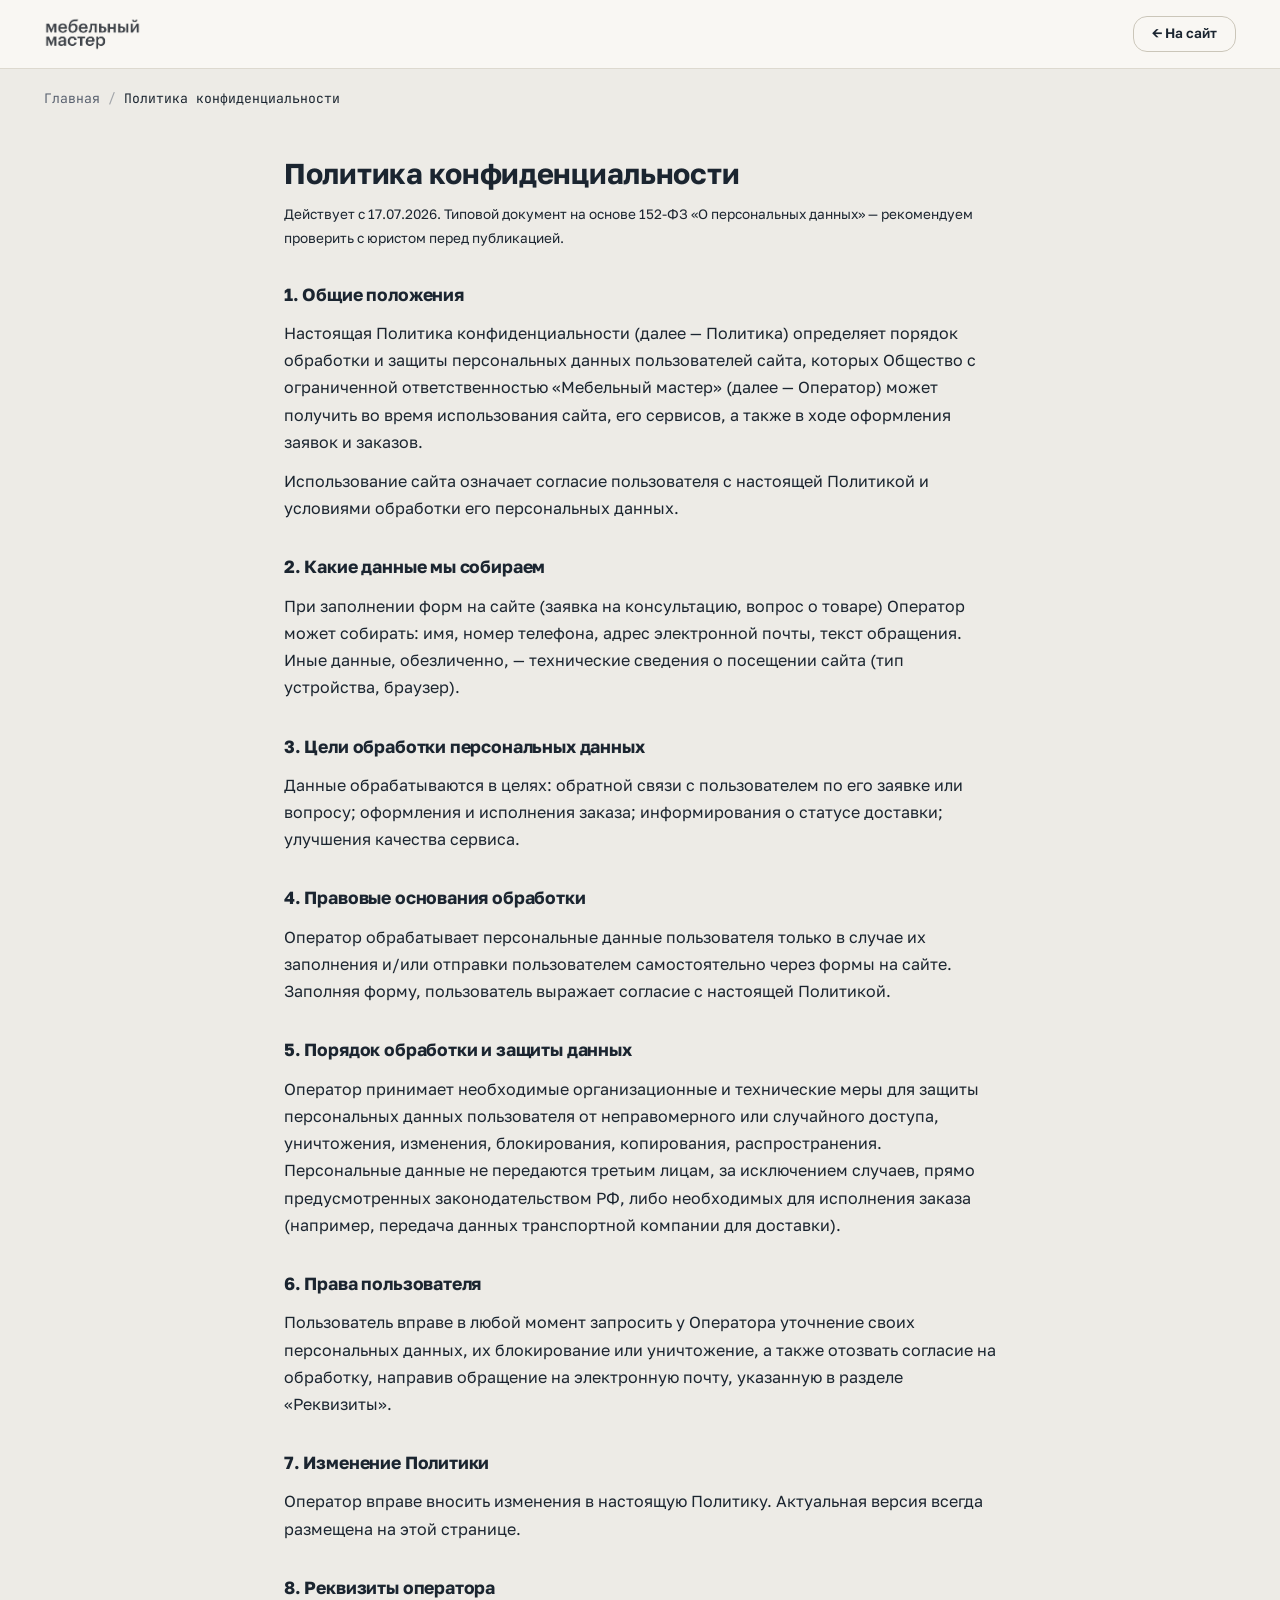
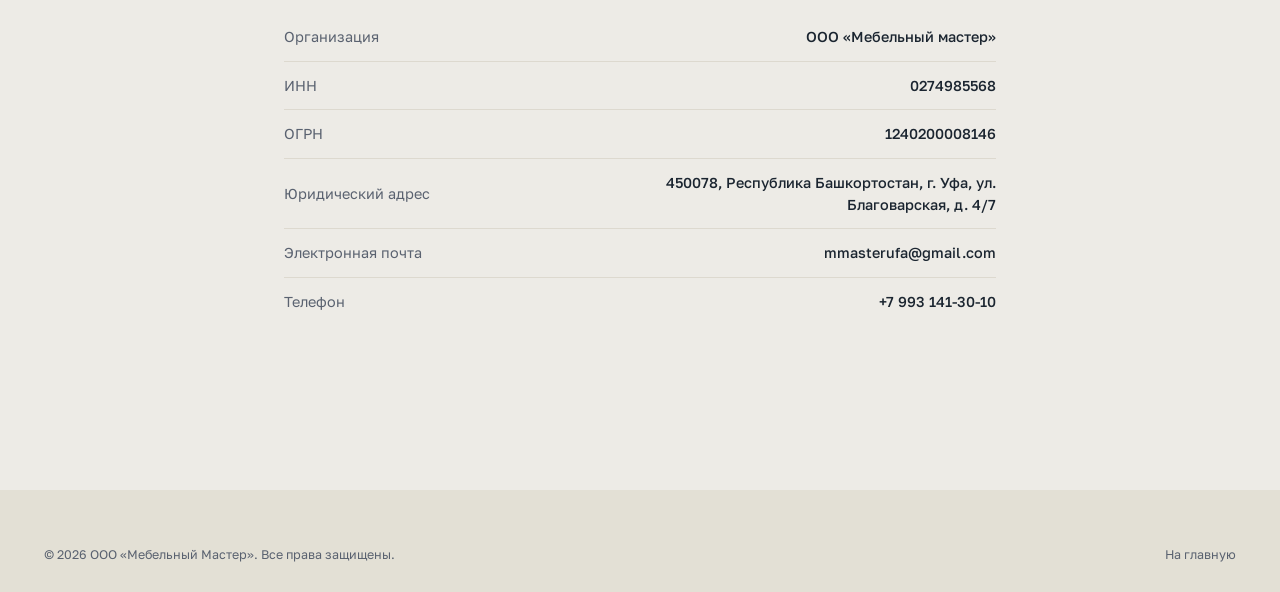
<file: privacy-policy.html>
<!DOCTYPE html>
<html lang="ru">
<head>
<meta charset="UTF-8">
<meta name="viewport" content="width=device-width, initial-scale=1.0">
<title>Политика конфиденциальности — Мебельный Мастер</title>
<style>
@import url('https://fonts.googleapis.com/css2?family=Golos+Text:wght@400;500;600;700;800&family=JetBrains+Mono:wght@400;500;600&display=swap');

:root{
  --bg:#EDEBE6;
  --ink:#1B2530;
  --ink-soft:#5A6270;
  --accent:#B08D57;
  --accent-dark:#96723F;
  --accent-tint:#EFE6D6;
  --graphite:#1B2530;
  --topbar:#E3E0D5;
  --topbar-ink:#1B2530;
  --white:#F7F6F2;
  --card-bg:#F7F6F2;
  --line:#DDD9CF;
  --line-strong:#CBC6B9;
  --success:#4C6B4A;
  --radius-pill:14px;
  --radius-card:14px;
  --radius-sm:10px;
  --shadow-card:0 1px 2px rgba(27,37,48,.05), 0 8px 24px -12px rgba(27,37,48,.14);
  --shadow-lift:0 4px 8px rgba(27,37,48,.08), 0 20px 40px -16px rgba(27,37,48,.22);
  --container:1240px;
  --font-display:'Golos Text',sans-serif;
  --font-mono:'JetBrains Mono',monospace;
}

*,*::before,*::after{box-sizing:border-box}
html{scroll-behavior:smooth}
body{
  margin:0;
  background:var(--bg);
  color:var(--ink);
  font-family:'Golos Text',-apple-system,sans-serif;
  font-size:16px;
  line-height:1.5;
  -webkit-font-smoothing:antialiased;
}
h1,h2,h3,h4{
  font-family:var(--font-display);
  margin:0;
  letter-spacing:-.01em;
}
.mono, .card-cat, .breadcrumbs, .product-info-eyebrow{
  font-family:var(--font-mono);
}
p{margin:0}
ul{margin:0;padding:0;list-style:none}
a{color:inherit;text-decoration:none}
button{font-family:inherit;cursor:pointer}
img{max-width:100%;display:block}
input,textarea,select{font-family:inherit;font-size:1rem}

:focus-visible{
  outline:2px solid var(--accent);
  outline-offset:2px;
}

.container{
  max-width:var(--container);
  margin:0 auto;
  padding:0 24px;
}

@media(prefers-reduced-motion:reduce){
  *{animation-duration:.01ms !important;animation-iteration-count:1 !important;transition-duration:.01ms !important;scroll-behavior:auto !important}
}

/* ---------- simple rule divider (brand book: restrained, no decoration) ---------- */
.grain-rule{
  height:1px;
  width:100%;
  background:var(--line);
}
.grain-tag{
  position:relative;
}

/* ---------- buttons ---------- */
.btn{
  display:inline-flex;
  align-items:center;
  justify-content:center;
  gap:8px;
  padding:14px 28px;
  border-radius:var(--radius-pill);
  border:1px solid transparent;
  font-family:var(--font-display);
  font-weight:600;
  font-size:.95rem;
  line-height:1;
  white-space:nowrap;
  transition:transform .15s ease, box-shadow .15s ease, background-color .15s ease, color .15s ease, border-color .15s ease;
}
.btn:active{transform:scale(.97)}
.btn-primary{
  background:var(--ink);
  color:var(--white);
}
.btn-primary:hover{background:#2A3644}
.btn-secondary{
  background:transparent;
  color:var(--graphite);
  border-color:var(--line-strong);
}
.btn-secondary:hover{border-color:var(--graphite)}
.btn-sm{padding:10px 18px;font-size:.85rem}
.btn-block{width:100%}
.btn[disabled]{opacity:.5;cursor:not-allowed}
.btn-icon{
  width:40px;height:40px;padding:0;border-radius:50%;
  background:transparent;border:1px solid var(--line-strong);color:var(--graphite);
}
.btn-icon:hover{border-color:var(--graphite)}

/* ---------- promo banner ---------- */
.promo-banner{
  background:var(--accent);
  color:var(--white);
}
.promo-banner-inner{
  display:flex;
  align-items:center;
  gap:28px;
  padding:10px 0;
  font-size:.82rem;
  font-weight:500;
  flex-wrap:wrap;
}
.promo-banner-item{display:inline-flex;align-items:center;gap:7px}
.promo-banner-item svg{width:15px;height:15px;flex-shrink:0}
.promo-banner-cta{
  margin-left:auto;
  font-weight:700;
  text-decoration:underline;
  text-underline-offset:2px;
  white-space:nowrap;
}
@media(max-width:700px){
  .promo-banner-inner{gap:14px}
  .promo-banner-item:nth-child(2),.promo-banner-item:nth-child(3){display:none}
  .promo-banner-cta{margin-left:0}
}

/* ---------- top bar ---------- */
.topbar{
  background:var(--topbar);
  font-size:.82rem;
  color:var(--graphite);
}
.topbar .container{
  display:flex;
  align-items:center;
  gap:24px;
  padding-top:9px;
  padding-bottom:9px;
  flex-wrap:wrap;
}
.topbar-left{display:flex;align-items:center;gap:20px;flex-wrap:wrap}
.topbar-left a{opacity:.85}
.topbar-left a:hover{opacity:1;text-decoration:underline}
.topbar-city{
  display:inline-flex;align-items:center;gap:6px;
  border-bottom:1px dashed var(--line-strong);
  padding-bottom:1px;
}
.topbar-timer{
  display:inline-flex;align-items:center;gap:8px;
  background:var(--accent);
  color:var(--white);
  padding:5px 14px 5px 12px;
  border-radius:var(--radius-pill);
  font-weight:600;
  font-variant-numeric:tabular-nums;
}
.topbar-timer .dot{width:6px;height:6px;border-radius:50%;background:var(--white);opacity:.85}
.topbar-nav{
  margin-left:auto;
  display:flex;
  gap:20px;
}
.topbar-nav a:hover{text-decoration:underline}

/* ---------- header ---------- */
.site-header{
  background:var(--bg);
  border-bottom:1px solid var(--line);
  position:sticky;
  top:0;
  z-index:50;
  backdrop-filter:blur(6px);
  background:rgba(250,248,245,.92);
}
.site-header .container{
  display:flex;
  align-items:center;
  gap:28px;
  padding-top:16px;
  padding-bottom:16px;
}
.logo{
  display:flex;
  align-items:center;
  flex-shrink:0;
}
.logo-img{
  height:34px;
  width:auto;
  display:block;
}
.logo-tagline{
  font-family:var(--font-mono);
  font-weight:400;
  font-size:.6rem;
  letter-spacing:.1em;
  text-transform:uppercase;
  color:var(--ink-soft);
  margin-top:5px;
}
.search-form{
  flex:1;
  max-width:480px;
  position:relative;
}
.search-form input{
  width:100%;
  border:1px solid var(--line-strong);
  background:var(--white);
  border-radius:var(--radius-pill);
  padding:12px 18px 12px 42px;
  color:var(--ink);
}
.search-form input::placeholder{color:var(--ink-soft)}
.search-form svg{
  position:absolute;left:16px;top:50%;transform:translateY(-50%);
  width:17px;height:17px;color:var(--ink-soft);
}
.header-actions{
  display:flex;
  align-items:center;
  gap:10px;
  margin-left:auto;
}
.icon-btn{
  position:relative;
  width:42px;height:42px;
  display:flex;align-items:center;justify-content:center;
  border-radius:50%;
  color:var(--graphite);
}
.icon-btn:hover{background:var(--topbar)}
.icon-btn svg{width:20px;height:20px}
.icon-badge{
  position:absolute;top:0;right:0;
  background:var(--accent);
  color:var(--white);
  font-size:.62rem;
  font-weight:700;
  width:16px;height:16px;
  border-radius:50%;
  display:flex;align-items:center;justify-content:center;
}
.hamburger{display:none;width:42px;height:42px;border:none;background:none;align-items:center;justify-content:center}
.hamburger svg{width:22px;height:22px}

/* ---------- hero ---------- */
.hero{
  padding:88px 0 96px;
  position:relative;
  overflow:hidden;
}
.hero .container{
  display:grid;
  grid-template-columns:1.05fr .95fr;
  gap:56px;
  align-items:center;
}
.hero-eyebrow{
  display:inline-flex;
  align-items:center;
  gap:8px;
  font-size:.82rem;
  font-weight:600;
  color:var(--accent-dark);
  background:var(--accent-tint);
  padding:7px 14px 7px 12px;
  border-radius:var(--radius-pill);
  margin-bottom:22px;
}
.hero h1{
  font-size:clamp(2.1rem,3.6vw,3.4rem);
  font-weight:700;
  line-height:1.06;
  margin-bottom:22px;
}
.hero h1 em{
  font-style:normal;
  color:var(--accent);
}
.hero-sub{
  font-size:1.08rem;
  color:var(--ink-soft);
  max-width:480px;
  margin-bottom:34px;
}
.hero-cta{display:flex;gap:14px;flex-wrap:wrap;margin-bottom:30px}
.hero-meta{
  display:flex;gap:26px;flex-wrap:wrap;
  font-size:.85rem;
  color:var(--ink-soft);
}
.hero-meta strong{color:var(--ink);font-family:var(--font-display)}

.hero-art{
  position:relative;
  display:flex;
  align-items:center;
  justify-content:center;
}
.hero-art-card{
  position:relative;
  background:var(--white);
  border-radius:28px;
  border:1px solid var(--line);
  box-shadow:var(--shadow-lift);
  padding:14px;
  width:100%;
  overflow:hidden;
}
.hero-art-card svg{width:100%;height:auto}
.hero-art-card img{
  width:100%;
  height:520px;
  object-fit:cover;
  border-radius:20px;
  display:block;
}
.hero-price-float{
  position:absolute;
  bottom:-22px;left:-22px;
  background:var(--ink);
  color:var(--white);
  border-radius:var(--radius-card);
  padding:16px 20px;
  box-shadow:var(--shadow-lift);
}
.hero-price-float .label{font-size:.72rem;opacity:.65;margin-bottom:2px}
.hero-price-float .price{font-family:var(--font-display);font-size:1.35rem;font-weight:700}
.hero-price-float .price s{font-size:.85rem;font-weight:400;opacity:.5;margin-left:8px}
.hero-badge-float{
  position:absolute;top:20px;right:-14px;
  background:var(--accent);
  color:var(--white);
  font-family:var(--font-display);
  font-weight:700;
  font-size:.78rem;
  padding:9px 16px;
  border-radius:var(--radius-pill);
  box-shadow:var(--shadow-lift);
}

/* ---------- pitch ---------- */
.pitch{padding:0 0 64px}
.pitch .container{
  display:grid;
  grid-template-columns:repeat(4,1fr);
  gap:0;
  border-top:1px solid var(--line);
  border-bottom:1px solid var(--line);
}
.pitch-item{
  padding:30px 26px;
  border-left:1px solid var(--line);
}
.pitch-item:first-child{border-left:none}
.pitch-item .num{
  font-family:var(--font-display);
  font-size:.72rem;
  font-weight:700;
  color:var(--accent);
  letter-spacing:.08em;
  margin-bottom:10px;
  display:block;
}
.pitch-item h3{font-size:1rem;margin-bottom:8px}
.pitch-item p{font-size:.87rem;color:var(--ink-soft);line-height:1.5}

/* ---------- section heading ---------- */
.section-head{
  display:flex;
  align-items:flex-end;
  justify-content:space-between;
  gap:24px;
  margin-bottom:32px;
  flex-wrap:wrap;
}
.section-head h2{font-size:clamp(1.5rem,2.4vw,2rem);font-weight:700}
.section-head p{color:var(--ink-soft);margin-top:8px;max-width:520px}
.section-eyebrow{
  font-size:.78rem;font-weight:700;color:var(--accent-dark);
  letter-spacing:.09em;text-transform:uppercase;margin-bottom:10px;display:block;
}

/* ---------- catalog / filters ---------- */
.catalog{padding:16px 0 80px}
.filters{
  display:flex;
  gap:10px;
  flex-wrap:wrap;
  padding:18px 0 28px;
  border-bottom:1px solid var(--line);
  margin-bottom:32px;
}
.filter-group{display:flex;align-items:center;gap:8px;flex-wrap:wrap}
.filter-label{font-size:.8rem;color:var(--ink-soft);margin-right:2px}
.chip{
  border:1px solid var(--line-strong);
  background:var(--white);
  padding:9px 16px;
  border-radius:var(--radius-pill);
  font-size:.85rem;
  color:var(--graphite);
  transition:all .15s ease;
}
.chip:hover{border-color:var(--accent)}
.chip.active{
  background:var(--ink);
  border-color:var(--ink);
  color:var(--white);
}
.chip-color{
  width:30px;height:30px;padding:0;border-radius:50%;
  border:2px solid var(--white);
  box-shadow:0 0 0 1px var(--line-strong);
}
.chip-color.active{box-shadow:0 0 0 2px var(--ink)}

.grid{
  display:grid;
  grid-template-columns:repeat(4,1fr);
  gap:24px;
}

/* ---------- product card ---------- */
.card{
  background:var(--white);
  border:1px solid var(--line);
  border-radius:var(--radius-card);
  overflow:hidden;
  display:flex;
  flex-direction:column;
  transition:box-shadow .2s ease, transform .2s ease;
}
.card:hover{box-shadow:var(--shadow-lift);transform:translateY(-3px)}
.card-media{
  position:relative;
  aspect-ratio:4/5;
  background:var(--bg);
  display:flex;align-items:center;justify-content:center;
  overflow:hidden;
}
.card-media svg{width:78%;height:78%}
.card-media img{
  width:100%;height:100%;
  object-fit:cover;
  object-position:center 12%;
  transition:transform .35s ease;
}
.card:hover .card-media img{transform:scale(1.04)}
.card-media-tag{
  position:absolute;
  bottom:10px;left:12px;
  font-size:.68rem;
  color:var(--white);
  background:rgba(26,26,26,.55);
  padding:4px 9px;
  border-radius:var(--radius-pill);
  backdrop-filter:blur(2px);
}
.card-marketplaces{
  display:flex;
  gap:6px;
  margin-top:2px;
}
.mp-link{
  flex:1;
  display:flex;
  align-items:center;
  justify-content:center;
  gap:5px;
  padding:8px 6px;
  border-radius:var(--radius-sm);
  border:1px solid var(--line-strong);
  font-size:.72rem;
  font-weight:600;
  font-family:var(--font-display);
  color:var(--graphite);
  transition:border-color .15s ease, color .15s ease;
}
.mp-link:hover{border-color:var(--accent);color:var(--accent-dark)}
.mp-link svg{width:13px;height:13px;flex-shrink:0}
.mp-dot{width:8px;height:8px;border-radius:50%;flex-shrink:0}
.card-badges{
  position:absolute;top:12px;left:12px;
  display:flex;flex-direction:column;gap:6px;
  align-items:flex-start;
}
.badge{
  font-family:var(--font-display);
  font-size:.68rem;
  font-weight:700;
  padding:5px 10px;
  border-radius:var(--radius-pill);
  color:var(--white);
}
.badge-hit{background:var(--ink)}
.badge-price{background:var(--accent)}
.badge-stock{
  background:var(--white);
  color:var(--success);
  border:1px solid var(--line-strong);
}
.card-fav{
  position:absolute;top:12px;right:12px;
  width:34px;height:34px;
  background:var(--white);
  border:1px solid var(--line);
  border-radius:50%;
  display:flex;align-items:center;justify-content:center;
  color:var(--graphite);
}
.card-fav svg{width:16px;height:16px}
.card-fav:hover{color:var(--accent);border-color:var(--accent)}
.card-body{
  padding:18px 18px 20px;
  display:flex;
  flex-direction:column;
  gap:10px;
  flex:1;
}
.card-cat{font-size:.72rem;color:var(--ink-soft);text-transform:uppercase;letter-spacing:.06em}
.card-title{
  font-family:var(--font-display);
  font-weight:600;
  font-size:.98rem;
  line-height:1.3;
}
.card-title a{transition:color .15s ease}
.card-title a:hover{color:var(--accent)}
.card-rating{
  display:flex;align-items:center;gap:6px;
  font-size:.8rem;color:var(--ink-soft);
}
.card-rating .stars{color:var(--accent);letter-spacing:1px}
.card-price-row{
  display:flex;align-items:baseline;gap:9px;
  margin-top:auto;
}
.card-price{
  font-family:var(--font-display);
  font-weight:700;
  font-size:1.18rem;
}
.card-price-old{
  font-size:.85rem;
  color:var(--ink-soft);
  text-decoration:line-through;
}
.card-actions{display:flex;gap:8px;margin-top:4px}

/* ---------- trust ---------- */
.trust{
  background:var(--ink);
  color:var(--white);
  padding:64px 0;
  position:relative;
  overflow:hidden;
}
.trust .container{position:relative}
.trust-stats{
  display:grid;
  grid-template-columns:repeat(4,1fr);
  gap:24px;
  margin-bottom:48px;
}
.trust-stat .value{
  font-family:var(--font-display);
  font-size:clamp(1.9rem,3vw,2.6rem);
  font-weight:700;
  color:var(--accent);
}
.trust-stat .label{font-size:.85rem;opacity:.7;margin-top:6px}
.trust-badges{
  display:flex;
  flex-wrap:wrap;
  gap:14px;
  border-top:1px solid rgba(255,255,255,.14);
  padding-top:32px;
}
.trust-badge{
  display:flex;align-items:center;gap:10px;
  background:rgba(255,255,255,.06);
  border:1px solid rgba(255,255,255,.14);
  padding:10px 16px;
  border-radius:var(--radius-pill);
  font-size:.85rem;
}
.trust-badge svg{width:17px;height:17px;color:var(--accent);flex-shrink:0}
.trust-note{
  margin-top:24px;
  font-size:.85rem;
  color:rgba(247,246,242,.7);
  max-width:720px;
  line-height:1.6;
}

/* ---------- lead form ---------- */
.lead{padding:80px 0}
.lead .container{
  background:var(--white);
  border:1px solid var(--line);
  border-radius:28px;
  padding:56px;
  display:grid;
  grid-template-columns:1fr 1fr;
  gap:48px;
  align-items:center;
}
.lead-copy h2{font-size:clamp(1.5rem,2.6vw,2.1rem);margin-bottom:14px}
.lead-copy p{color:var(--ink-soft);margin-bottom:22px}
.lead-copy ul{display:flex;flex-direction:column;gap:10px}
.lead-copy li{
  display:flex;align-items:center;gap:10px;
  font-size:.9rem;color:var(--graphite);
}
.lead-copy li svg{width:16px;height:16px;color:var(--success);flex-shrink:0}
.form-row{margin-bottom:14px}
.form-row label{
  display:block;font-size:.8rem;color:var(--ink-soft);margin-bottom:6px;
}
.form-row input,.form-row textarea{
  width:100%;
  border:1px solid var(--line-strong);
  border-radius:var(--radius-sm);
  padding:13px 15px;
  background:var(--bg);
  color:var(--ink);
  resize:vertical;
}
.form-row input:focus,.form-row textarea:focus{
  outline:none;
  border-color:var(--accent);
  background:var(--white);
}
.form-check{
  display:flex;align-items:flex-start;gap:10px;
  font-size:.78rem;color:var(--ink-soft);
  margin:16px 0 20px;
}
.form-check input{margin-top:3px;accent-color:var(--accent)}
.form-msg{
  display:none;
  align-items:center;gap:10px;
  background:#EEF3ED;
  color:var(--success);
  border-radius:var(--radius-sm);
  padding:14px 16px;
  font-size:.88rem;
  margin-top:14px;
}
.form-msg svg{width:18px;height:18px;flex-shrink:0}
.form-msg.show{display:flex}
.form-msg-error{
  background:#F5E8E4;
  color:#A3402A;
}

/* ---------- footer ---------- */
.site-footer{
  background:var(--topbar);
  padding:56px 0 28px;
}
.footer-grid{
  display:grid;
  grid-template-columns:1.3fr repeat(4,1fr);
  gap:28px;
  padding-bottom:36px;
}
.footer-brand .logo{margin-bottom:14px}
.footer-brand p{font-size:.85rem;color:var(--ink-soft);max-width:280px;line-height:1.6}
.footer-col h4{font-size:.85rem;margin-bottom:16px}
.footer-col ul{display:flex;flex-direction:column;gap:10px}
.footer-col a{font-size:.85rem;color:var(--ink-soft)}
.footer-col a:hover{color:var(--accent)}
.footer-note{font-size:.8rem;color:var(--ink-soft);margin-top:2px}
.footer-social{display:flex;gap:10px;margin-top:16px}
.footer-bottom{
  border-top:1px solid var(--line-strong);
  padding-top:22px;
  display:flex;
  justify-content:space-between;
  flex-wrap:wrap;
  gap:10px;
  font-size:.78rem;
  color:var(--ink-soft);
}
.footer-bottom a:hover{color:var(--accent)}

/* ---------- breadcrumbs ---------- */
.breadcrumbs{
  padding:20px 0;
  font-size:.82rem;
  color:var(--ink-soft);
  display:flex;gap:8px;flex-wrap:wrap;
}
.breadcrumbs a:hover{color:var(--accent)}
.breadcrumbs .sep{opacity:.5}
.breadcrumbs .current{color:var(--ink)}

/* ---------- product page ---------- */
.product-main{padding:8px 0 72px}
.product-grid{
  display:grid;
  grid-template-columns:1fr 1fr;
  gap:56px;
  margin-bottom:64px;
}
.gallery-main{
  background:var(--bg);
  border:1px solid var(--line);
  border-radius:var(--radius-card);
  aspect-ratio:1/1;
  display:flex;align-items:center;justify-content:center;
  overflow:hidden;
  margin-bottom:14px;
  position:relative;
}
.gallery-main svg{width:80%;height:80%}
.gallery-main img{width:100%;height:100%;object-fit:cover}
.gallery-thumbs{display:flex;gap:10px;flex-wrap:wrap}
.gallery-thumbs button{
  width:76px;height:76px;
  border-radius:var(--radius-sm);
  border:1.5px solid var(--line-strong);
  background:var(--bg);
  padding:0;
  overflow:hidden;
  display:flex;align-items:center;justify-content:center;
}
.gallery-thumbs button.active{border-color:var(--accent)}
.gallery-thumbs svg{width:100%;height:100%}
.gallery-thumbs img{width:100%;height:100%;object-fit:cover}

.product-info-eyebrow{
  font-size:.78rem;color:var(--ink-soft);margin-bottom:10px;
}
.product-title{font-size:clamp(1.5rem,2.6vw,2.1rem);font-weight:700;margin-bottom:12px}
.product-meta-row{
  display:flex;align-items:center;gap:16px;flex-wrap:wrap;
  font-size:.85rem;color:var(--ink-soft);
  margin-bottom:22px;
}
.product-meta-row .stars{color:var(--accent);letter-spacing:1px}
.product-price-block{
  display:flex;align-items:baseline;gap:12px;
  margin-bottom:6px;
}
.product-price{font-family:var(--font-display);font-weight:700;font-size:2rem}
.product-price-old{font-size:1.1rem;color:var(--ink-soft);text-decoration:line-through}
.product-discount{
  font-family:var(--font-display);font-weight:700;font-size:.8rem;
  background:var(--accent-tint);color:var(--accent-dark);
  padding:5px 10px;border-radius:var(--radius-pill);
}
.product-installment{font-size:.85rem;color:var(--ink-soft);margin-bottom:26px}
.product-installment b{color:var(--ink)}

.option-block{margin-bottom:22px}
.option-block > .option-label{
  font-size:.85rem;font-weight:600;margin-bottom:10px;display:block;
  font-family:var(--font-display);
}
.option-swatches{display:flex;gap:10px;flex-wrap:wrap}
.swatch{
  padding:9px 16px;
  border-radius:var(--radius-pill);
  border:1.5px solid var(--line-strong);
  font-size:.85rem;
}
.swatch.active{border-color:var(--ink);background:var(--ink);color:var(--white)}
.stock-note{
  display:flex;align-items:center;gap:8px;
  font-size:.85rem;color:var(--success);margin-bottom:20px;
}
.stock-note svg{width:15px;height:15px}
.product-cta-row{display:flex;gap:14px;margin-bottom:18px}
.product-cta-row .btn{flex:1}

.spec-table{
  width:100%;
  border-collapse:collapse;
  margin-top:8px;
}
.spec-table tr{border-bottom:1px solid var(--line)}
.spec-table tr:last-child{border-bottom:none}
.spec-table td{padding:13px 0;font-size:.9rem}
.spec-table td:first-child{color:var(--ink-soft);width:44%}
.spec-table td:last-child{font-weight:500;text-align:right}

.desc-block{max-width:760px;margin-bottom:64px}
.desc-block p{color:var(--graphite);margin-bottom:14px;line-height:1.7}
.desc-block p:last-child{margin-bottom:0}

.carousel-track{
  display:grid;
  grid-auto-flow:column;
  grid-auto-columns:260px;
  gap:20px;
  overflow-x:auto;
  padding-bottom:8px;
  scroll-snap-type:x mandatory;
}
.carousel-track .card{scroll-snap-align:start}
.carousel-track::-webkit-scrollbar{height:6px}
.carousel-track::-webkit-scrollbar-thumb{background:var(--line-strong);border-radius:99px}

.qa-block{
  background:var(--white);
  border:1px solid var(--line);
  border-radius:var(--radius-card);
  padding:40px;
  margin-top:64px;
  max-width:640px;
}
.qa-block h3{font-size:1.2rem;margin-bottom:6px}
.qa-block > p{color:var(--ink-soft);font-size:.9rem;margin-bottom:22px}

/* ---------- category nav ---------- */
.category-nav{
  display:flex;
  gap:8px;
  flex-wrap:wrap;
  padding:6px 0 28px;
}
.category-tab{
  padding:10px 18px;
  border-radius:var(--radius-pill);
  border:1px solid var(--line-strong);
  background:var(--card-bg);
  font-size:.87rem;
  font-weight:500;
  color:var(--ink-soft);
  transition:all .15s ease;
}
.category-tab:hover{border-color:var(--accent)}
.category-tab.active{
  background:var(--ink);
  border-color:var(--ink);
  color:var(--white);
}
.category-subnav{
  padding:0 0 20px;
  margin-top:-14px;
}
.category-tab.sub{
  font-size:.8rem;
  padding:7px 14px;
  background:transparent;
  border-color:var(--line);
}
.category-tab.sub.active{
  background:var(--accent-tint);
  border-color:var(--accent);
  color:var(--accent-dark);
}

/* ---------- placeholder product icon (no photo yet) ---------- */
.icon-placeholder{
  width:100%;height:100%;
  display:flex;align-items:center;justify-content:center;
  background:var(--card-bg);
  position:relative;
}
.icon-placeholder svg{width:56%;height:56%;color:var(--ink-soft);opacity:.55}
.icon-placeholder-note{
  position:absolute;bottom:8px;right:10px;
  font-family:var(--font-mono);
  font-size:.6rem;
  color:var(--ink-soft);
  opacity:.6;
}

/* ---------- admin tool ---------- */
.admin-wrap{max-width:900px;margin:0 auto;padding:40px 24px 100px}
.admin-section{
  background:var(--card-bg);
  border:1px solid var(--line);
  border-radius:var(--radius-card);
  padding:28px;
  margin-bottom:24px;
}
.admin-section h2{font-size:1.1rem;margin-bottom:4px}
.admin-section .hint{font-size:.85rem;color:var(--ink-soft);margin-bottom:20px}
.admin-grid{display:grid;grid-template-columns:1fr 1fr;gap:14px}
.admin-grid .full{grid-column:1/-1}
.admin-field label{display:block;font-size:.8rem;color:var(--ink-soft);margin-bottom:6px}
.admin-field input,.admin-field select,.admin-field textarea{
  width:100%;border:1px solid var(--line-strong);border-radius:var(--radius-sm);
  padding:11px 13px;background:var(--bg);color:var(--ink);font-family:inherit;
}
.variant-row{
  border:1px dashed var(--line-strong);
  border-radius:var(--radius-sm);
  padding:16px;margin-bottom:12px;position:relative;
}
.variant-row .remove-variant{
  position:absolute;top:10px;right:10px;
  background:none;border:none;color:var(--ink-soft);font-size:.8rem;
  cursor:pointer;
}
.variant-row .remove-variant:hover{color:#A3402A}
.admin-product-list{display:flex;flex-direction:column;gap:8px;max-height:340px;overflow-y:auto}
.admin-product-item{
  display:flex;justify-content:space-between;align-items:center;
  padding:10px 14px;border:1px solid var(--line);border-radius:var(--radius-sm);
  font-size:.85rem;background:var(--bg);
}
.admin-product-item .meta{color:var(--ink-soft);font-family:var(--font-mono);font-size:.75rem}
.admin-log{
  font-family:var(--font-mono);font-size:.78rem;color:var(--success);
  margin-top:10px;min-height:1.2em;
}

/* ---------- legal document pages ---------- */
.legal-doc{
  max-width:760px;
  padding:24px 24px 100px;
}
.legal-doc h1{font-size:1.8rem;margin-bottom:8px}
.legal-updated{font-size:.85rem;color:var(--ink-soft);margin-bottom:36px}
.legal-doc h2{font-size:1.1rem;margin:32px 0 12px}
.legal-doc p{color:var(--graphite);line-height:1.7;margin-bottom:12px}
.legal-list{margin:0 0 12px;padding-left:22px;color:var(--graphite);line-height:1.7}
.legal-list li{margin-bottom:6px}
.legal-doc .spec-table{margin-top:12px}

@media(max-width:960px){
  .topbar-nav{display:none}
  .topbar-left{gap:14px}
  .search-form{order:3;max-width:none;width:100%}
  .site-header .container{flex-wrap:wrap}
  .hamburger{display:flex}
  .pitch .container{grid-template-columns:repeat(2,1fr)}
  .pitch-item:nth-child(3){border-left:none}
  .pitch-item{border-bottom:1px solid var(--line)}
  .hero .container{grid-template-columns:1fr}
  .hero-art{order:-1}
  .grid{grid-template-columns:repeat(2,1fr)}
  .trust-stats{grid-template-columns:repeat(2,1fr)}
  .lead .container{grid-template-columns:1fr;padding:32px}
  .footer-grid{grid-template-columns:repeat(2,1fr)}
  .product-grid{grid-template-columns:1fr;gap:32px}
}
@media(max-width:560px){
  .container{padding:0 16px}
  .grid{grid-template-columns:repeat(2,1fr);gap:14px}
  .card-body{padding:13px}
  .pitch .container{grid-template-columns:1fr}
  .pitch-item{border-left:none}
  .footer-grid{grid-template-columns:1fr}
  .qa-block{padding:24px}
  .lead .container{padding:22px}
}

</style>
</head>
<body>

<header class="site-header">
  <div class="container">
    <a href="index.html" class="logo"><img src="[data-uri]" alt="Мебельный мастер" class="logo-img"></a>
    <div class="header-actions" style="margin-left:auto;">
      <a href="index.html" class="btn btn-secondary btn-sm">← На сайт</a>
    </div>
  </div>
</header>

<div class="container">
  <nav class="breadcrumbs" aria-label="Хлебные крошки">
    <a href="index.html">Главная</a><span class="sep">/</span>
    <span class="current">Политика конфиденциальности</span>
  </nav>
</div>

<main class="container legal-doc">
  <h1>Политика конфиденциальности</h1>
  <p class="legal-updated">Действует с 17.07.2026. Типовой документ на основе 152-ФЗ «О персональных данных» — рекомендуем проверить с юристом перед публикацией.</p>

  <h2>1. Общие положения</h2>
  <p>Настоящая Политика конфиденциальности (далее — Политика) определяет порядок обработки и защиты персональных данных пользователей сайта, которых Общество с ограниченной ответственностью «Мебельный мастер» (далее — Оператор) может получить во время использования сайта, его сервисов, а также в ходе оформления заявок и заказов.</p>
  <p>Использование сайта означает согласие пользователя с настоящей Политикой и условиями обработки его персональных данных.</p>

  <h2>2. Какие данные мы собираем</h2>
  <p>При заполнении форм на сайте (заявка на консультацию, вопрос о товаре) Оператор может собирать: имя, номер телефона, адрес электронной почты, текст обращения. Иные данные, обезличенно, — технические сведения о посещении сайта (тип устройства, браузер).</p>

  <h2>3. Цели обработки персональных данных</h2>
  <p>Данные обрабатываются в целях: обратной связи с пользователем по его заявке или вопросу; оформления и исполнения заказа; информирования о статусе доставки; улучшения качества сервиса.</p>

  <h2>4. Правовые основания обработки</h2>
  <p>Оператор обрабатывает персональные данные пользователя только в случае их заполнения и/или отправки пользователем самостоятельно через формы на сайте. Заполняя форму, пользователь выражает согласие с настоящей Политикой.</p>

  <h2>5. Порядок обработки и защиты данных</h2>
  <p>Оператор принимает необходимые организационные и технические меры для защиты персональных данных пользователя от неправомерного или случайного доступа, уничтожения, изменения, блокирования, копирования, распространения. Персональные данные не передаются третьим лицам, за исключением случаев, прямо предусмотренных законодательством РФ, либо необходимых для исполнения заказа (например, передача данных транспортной компании для доставки).</p>

  <h2>6. Права пользователя</h2>
  <p>Пользователь вправе в любой момент запросить у Оператора уточнение своих персональных данных, их блокирование или уничтожение, а также отозвать согласие на обработку, направив обращение на электронную почту, указанную в разделе «Реквизиты».</p>

  <h2>7. Изменение Политики</h2>
  <p>Оператор вправе вносить изменения в настоящую Политику. Актуальная версия всегда размещена на этой странице.</p>

  <h2>8. Реквизиты оператора</h2>
  <table class="spec-table">
    <tr><td>Организация</td><td>ООО «Мебельный мастер»</td></tr>
    <tr><td>ИНН</td><td>0274985568</td></tr>
    <tr><td>ОГРН</td><td>1240200008146</td></tr>
    <tr><td>Юридический адрес</td><td>450078, Республика Башкортостан, г. Уфа, ул. Благоварская, д. 4/7</td></tr>
    <tr><td>Электронная почта</td><td><a href="mailto:mmasterufa@gmail.com">mmasterufa@gmail.com</a></td></tr>
    <tr><td>Телефон</td><td><a href="tel:+79931413010">+7 993 141‑30‑10</a></td></tr>
  </table>
</main>

<footer class="site-footer" style="margin-top:64px;">
  <div class="container">
    <div class="footer-bottom" style="border-top:none;padding-top:0;">
      <span>© 2026 ООО «Мебельный Мастер». Все права защищены.</span>
      <a href="index.html">На главную</a>
    </div>
  </div>
</footer>

</body>
</html>
</file>
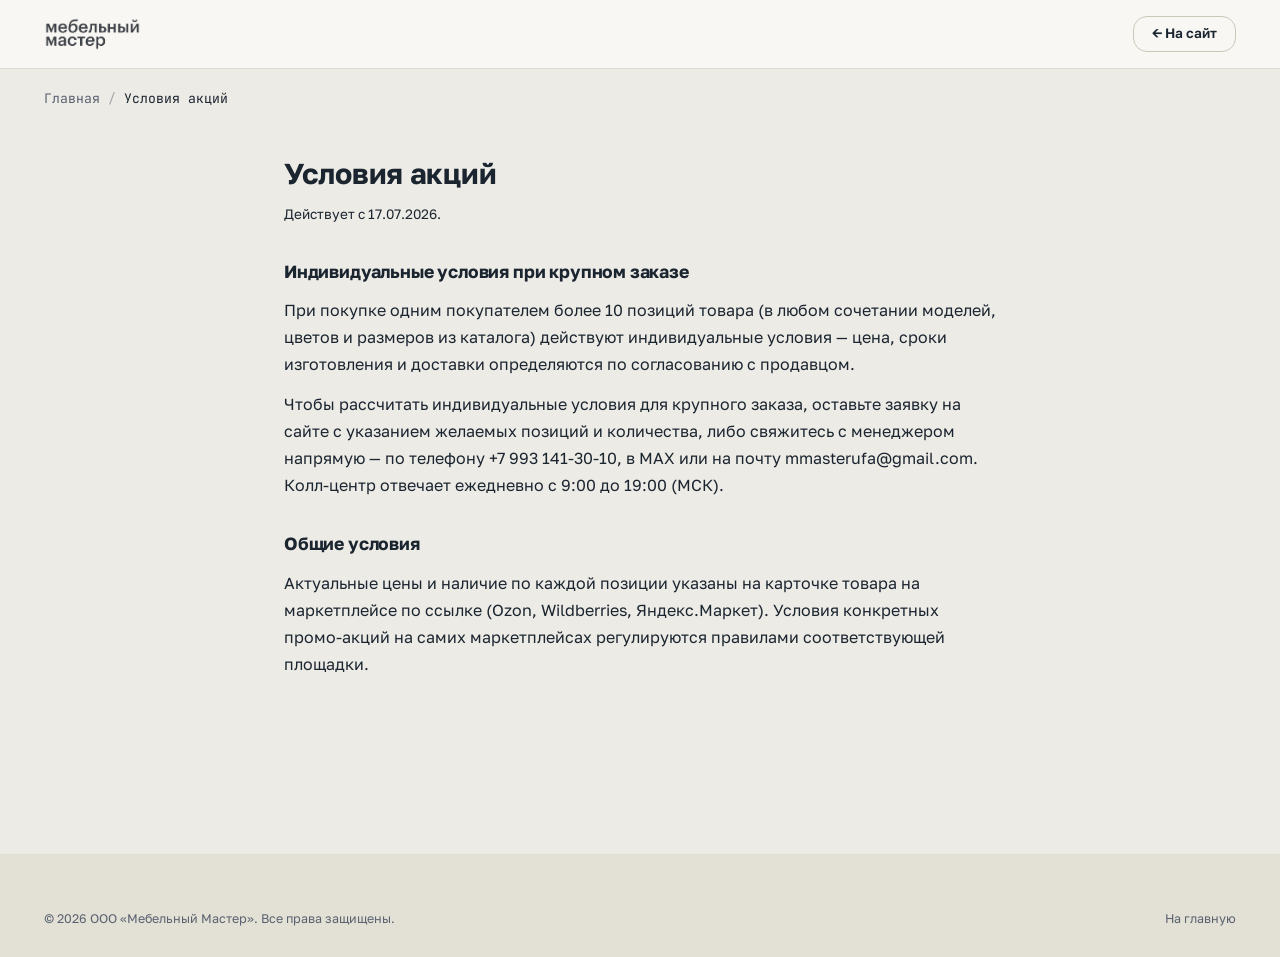
<file: promo-terms.html>
<!DOCTYPE html>
<html lang="ru">
<head>
<meta charset="UTF-8">
<meta name="viewport" content="width=device-width, initial-scale=1.0">
<title>Условия акций — Мебельный Мастер</title>
<style>
@import url('https://fonts.googleapis.com/css2?family=Golos+Text:wght@400;500;600;700;800&family=JetBrains+Mono:wght@400;500;600&display=swap');

:root{
  --bg:#EDEBE6;
  --ink:#1B2530;
  --ink-soft:#5A6270;
  --accent:#B08D57;
  --accent-dark:#96723F;
  --accent-tint:#EFE6D6;
  --graphite:#1B2530;
  --topbar:#E3E0D5;
  --topbar-ink:#1B2530;
  --white:#F7F6F2;
  --card-bg:#F7F6F2;
  --line:#DDD9CF;
  --line-strong:#CBC6B9;
  --success:#4C6B4A;
  --radius-pill:14px;
  --radius-card:14px;
  --radius-sm:10px;
  --shadow-card:0 1px 2px rgba(27,37,48,.05), 0 8px 24px -12px rgba(27,37,48,.14);
  --shadow-lift:0 4px 8px rgba(27,37,48,.08), 0 20px 40px -16px rgba(27,37,48,.22);
  --container:1240px;
  --font-display:'Golos Text',sans-serif;
  --font-mono:'JetBrains Mono',monospace;
}

*,*::before,*::after{box-sizing:border-box}
html{scroll-behavior:smooth}
body{
  margin:0;
  background:var(--bg);
  color:var(--ink);
  font-family:'Golos Text',-apple-system,sans-serif;
  font-size:16px;
  line-height:1.5;
  -webkit-font-smoothing:antialiased;
}
h1,h2,h3,h4{
  font-family:var(--font-display);
  margin:0;
  letter-spacing:-.01em;
}
.mono, .card-cat, .breadcrumbs, .product-info-eyebrow{
  font-family:var(--font-mono);
}
p{margin:0}
ul{margin:0;padding:0;list-style:none}
a{color:inherit;text-decoration:none}
button{font-family:inherit;cursor:pointer}
img{max-width:100%;display:block}
input,textarea,select{font-family:inherit;font-size:1rem}

:focus-visible{
  outline:2px solid var(--accent);
  outline-offset:2px;
}

.container{
  max-width:var(--container);
  margin:0 auto;
  padding:0 24px;
}

@media(prefers-reduced-motion:reduce){
  *{animation-duration:.01ms !important;animation-iteration-count:1 !important;transition-duration:.01ms !important;scroll-behavior:auto !important}
}

/* ---------- simple rule divider (brand book: restrained, no decoration) ---------- */
.grain-rule{
  height:1px;
  width:100%;
  background:var(--line);
}
.grain-tag{
  position:relative;
}

/* ---------- buttons ---------- */
.btn{
  display:inline-flex;
  align-items:center;
  justify-content:center;
  gap:8px;
  padding:14px 28px;
  border-radius:var(--radius-pill);
  border:1px solid transparent;
  font-family:var(--font-display);
  font-weight:600;
  font-size:.95rem;
  line-height:1;
  white-space:nowrap;
  transition:transform .15s ease, box-shadow .15s ease, background-color .15s ease, color .15s ease, border-color .15s ease;
}
.btn:active{transform:scale(.97)}
.btn-primary{
  background:var(--ink);
  color:var(--white);
}
.btn-primary:hover{background:#2A3644}
.btn-secondary{
  background:transparent;
  color:var(--graphite);
  border-color:var(--line-strong);
}
.btn-secondary:hover{border-color:var(--graphite)}
.btn-sm{padding:10px 18px;font-size:.85rem}
.btn-block{width:100%}
.btn[disabled]{opacity:.5;cursor:not-allowed}
.btn-icon{
  width:40px;height:40px;padding:0;border-radius:50%;
  background:transparent;border:1px solid var(--line-strong);color:var(--graphite);
}
.btn-icon:hover{border-color:var(--graphite)}

/* ---------- promo banner ---------- */
.promo-banner{
  background:var(--accent);
  color:var(--white);
}
.promo-banner-inner{
  display:flex;
  align-items:center;
  gap:28px;
  padding:10px 0;
  font-size:.82rem;
  font-weight:500;
  flex-wrap:wrap;
}
.promo-banner-item{display:inline-flex;align-items:center;gap:7px}
.promo-banner-item svg{width:15px;height:15px;flex-shrink:0}
.promo-banner-cta{
  margin-left:auto;
  font-weight:700;
  text-decoration:underline;
  text-underline-offset:2px;
  white-space:nowrap;
}
@media(max-width:700px){
  .promo-banner-inner{gap:14px}
  .promo-banner-item:nth-child(2),.promo-banner-item:nth-child(3){display:none}
  .promo-banner-cta{margin-left:0}
}

/* ---------- top bar ---------- */
.topbar{
  background:var(--topbar);
  font-size:.82rem;
  color:var(--graphite);
}
.topbar .container{
  display:flex;
  align-items:center;
  gap:24px;
  padding-top:9px;
  padding-bottom:9px;
  flex-wrap:wrap;
}
.topbar-left{display:flex;align-items:center;gap:20px;flex-wrap:wrap}
.topbar-left a{opacity:.85}
.topbar-left a:hover{opacity:1;text-decoration:underline}
.topbar-city{
  display:inline-flex;align-items:center;gap:6px;
  border-bottom:1px dashed var(--line-strong);
  padding-bottom:1px;
}
.topbar-timer{
  display:inline-flex;align-items:center;gap:8px;
  background:var(--accent);
  color:var(--white);
  padding:5px 14px 5px 12px;
  border-radius:var(--radius-pill);
  font-weight:600;
  font-variant-numeric:tabular-nums;
}
.topbar-timer .dot{width:6px;height:6px;border-radius:50%;background:var(--white);opacity:.85}
.topbar-nav{
  margin-left:auto;
  display:flex;
  gap:20px;
}
.topbar-nav a:hover{text-decoration:underline}

/* ---------- header ---------- */
.site-header{
  background:var(--bg);
  border-bottom:1px solid var(--line);
  position:sticky;
  top:0;
  z-index:50;
  backdrop-filter:blur(6px);
  background:rgba(250,248,245,.92);
}
.site-header .container{
  display:flex;
  align-items:center;
  gap:28px;
  padding-top:16px;
  padding-bottom:16px;
}
.logo{
  display:flex;
  align-items:center;
  flex-shrink:0;
}
.logo-img{
  height:34px;
  width:auto;
  display:block;
}
.logo-tagline{
  font-family:var(--font-mono);
  font-weight:400;
  font-size:.6rem;
  letter-spacing:.1em;
  text-transform:uppercase;
  color:var(--ink-soft);
  margin-top:5px;
}
.search-form{
  flex:1;
  max-width:480px;
  position:relative;
}
.search-form input{
  width:100%;
  border:1px solid var(--line-strong);
  background:var(--white);
  border-radius:var(--radius-pill);
  padding:12px 18px 12px 42px;
  color:var(--ink);
}
.search-form input::placeholder{color:var(--ink-soft)}
.search-form svg{
  position:absolute;left:16px;top:50%;transform:translateY(-50%);
  width:17px;height:17px;color:var(--ink-soft);
}
.header-actions{
  display:flex;
  align-items:center;
  gap:10px;
  margin-left:auto;
}
.icon-btn{
  position:relative;
  width:42px;height:42px;
  display:flex;align-items:center;justify-content:center;
  border-radius:50%;
  color:var(--graphite);
}
.icon-btn:hover{background:var(--topbar)}
.icon-btn svg{width:20px;height:20px}
.icon-badge{
  position:absolute;top:0;right:0;
  background:var(--accent);
  color:var(--white);
  font-size:.62rem;
  font-weight:700;
  width:16px;height:16px;
  border-radius:50%;
  display:flex;align-items:center;justify-content:center;
}
.hamburger{display:none;width:42px;height:42px;border:none;background:none;align-items:center;justify-content:center}
.hamburger svg{width:22px;height:22px}

/* ---------- hero ---------- */
.hero{
  padding:88px 0 96px;
  position:relative;
  overflow:hidden;
}
.hero .container{
  display:grid;
  grid-template-columns:1.05fr .95fr;
  gap:56px;
  align-items:center;
}
.hero-eyebrow{
  display:inline-flex;
  align-items:center;
  gap:8px;
  font-size:.82rem;
  font-weight:600;
  color:var(--accent-dark);
  background:var(--accent-tint);
  padding:7px 14px 7px 12px;
  border-radius:var(--radius-pill);
  margin-bottom:22px;
}
.hero h1{
  font-size:clamp(2.1rem,3.6vw,3.4rem);
  font-weight:700;
  line-height:1.06;
  margin-bottom:22px;
}
.hero h1 em{
  font-style:normal;
  color:var(--accent);
}
.hero-sub{
  font-size:1.08rem;
  color:var(--ink-soft);
  max-width:480px;
  margin-bottom:34px;
}
.hero-cta{display:flex;gap:14px;flex-wrap:wrap;margin-bottom:30px}
.hero-meta{
  display:flex;gap:26px;flex-wrap:wrap;
  font-size:.85rem;
  color:var(--ink-soft);
}
.hero-meta strong{color:var(--ink);font-family:var(--font-display)}

.hero-art{
  position:relative;
  display:flex;
  align-items:center;
  justify-content:center;
}
.hero-art-card{
  position:relative;
  background:var(--white);
  border-radius:28px;
  border:1px solid var(--line);
  box-shadow:var(--shadow-lift);
  padding:14px;
  width:100%;
  overflow:hidden;
}
.hero-art-card svg{width:100%;height:auto}
.hero-art-card img{
  width:100%;
  height:520px;
  object-fit:cover;
  border-radius:20px;
  display:block;
}
.hero-price-float{
  position:absolute;
  bottom:-22px;left:-22px;
  background:var(--ink);
  color:var(--white);
  border-radius:var(--radius-card);
  padding:16px 20px;
  box-shadow:var(--shadow-lift);
}
.hero-price-float .label{font-size:.72rem;opacity:.65;margin-bottom:2px}
.hero-price-float .price{font-family:var(--font-display);font-size:1.35rem;font-weight:700}
.hero-price-float .price s{font-size:.85rem;font-weight:400;opacity:.5;margin-left:8px}
.hero-badge-float{
  position:absolute;top:20px;right:-14px;
  background:var(--accent);
  color:var(--white);
  font-family:var(--font-display);
  font-weight:700;
  font-size:.78rem;
  padding:9px 16px;
  border-radius:var(--radius-pill);
  box-shadow:var(--shadow-lift);
}

/* ---------- pitch ---------- */
.pitch{padding:0 0 64px}
.pitch .container{
  display:grid;
  grid-template-columns:repeat(4,1fr);
  gap:0;
  border-top:1px solid var(--line);
  border-bottom:1px solid var(--line);
}
.pitch-item{
  padding:30px 26px;
  border-left:1px solid var(--line);
}
.pitch-item:first-child{border-left:none}
.pitch-item .num{
  font-family:var(--font-display);
  font-size:.72rem;
  font-weight:700;
  color:var(--accent);
  letter-spacing:.08em;
  margin-bottom:10px;
  display:block;
}
.pitch-item h3{font-size:1rem;margin-bottom:8px}
.pitch-item p{font-size:.87rem;color:var(--ink-soft);line-height:1.5}

/* ---------- section heading ---------- */
.section-head{
  display:flex;
  align-items:flex-end;
  justify-content:space-between;
  gap:24px;
  margin-bottom:32px;
  flex-wrap:wrap;
}
.section-head h2{font-size:clamp(1.5rem,2.4vw,2rem);font-weight:700}
.section-head p{color:var(--ink-soft);margin-top:8px;max-width:520px}
.section-eyebrow{
  font-size:.78rem;font-weight:700;color:var(--accent-dark);
  letter-spacing:.09em;text-transform:uppercase;margin-bottom:10px;display:block;
}

/* ---------- catalog / filters ---------- */
.catalog{padding:16px 0 80px}
.filters{
  display:flex;
  gap:10px;
  flex-wrap:wrap;
  padding:18px 0 28px;
  border-bottom:1px solid var(--line);
  margin-bottom:32px;
}
.filter-group{display:flex;align-items:center;gap:8px;flex-wrap:wrap}
.filter-label{font-size:.8rem;color:var(--ink-soft);margin-right:2px}
.chip{
  border:1px solid var(--line-strong);
  background:var(--white);
  padding:9px 16px;
  border-radius:var(--radius-pill);
  font-size:.85rem;
  color:var(--graphite);
  transition:all .15s ease;
}
.chip:hover{border-color:var(--accent)}
.chip.active{
  background:var(--ink);
  border-color:var(--ink);
  color:var(--white);
}
.chip-color{
  width:30px;height:30px;padding:0;border-radius:50%;
  border:2px solid var(--white);
  box-shadow:0 0 0 1px var(--line-strong);
}
.chip-color.active{box-shadow:0 0 0 2px var(--ink)}

.grid{
  display:grid;
  grid-template-columns:repeat(4,1fr);
  gap:24px;
}

/* ---------- product card ---------- */
.card{
  background:var(--white);
  border:1px solid var(--line);
  border-radius:var(--radius-card);
  overflow:hidden;
  display:flex;
  flex-direction:column;
  transition:box-shadow .2s ease, transform .2s ease;
}
.card:hover{box-shadow:var(--shadow-lift);transform:translateY(-3px)}
.card-media{
  position:relative;
  aspect-ratio:4/5;
  background:var(--bg);
  display:flex;align-items:center;justify-content:center;
  overflow:hidden;
}
.card-media svg{width:78%;height:78%}
.card-media img{
  width:100%;height:100%;
  object-fit:cover;
  object-position:center 12%;
  transition:transform .35s ease;
}
.card:hover .card-media img{transform:scale(1.04)}
.card-media-tag{
  position:absolute;
  bottom:10px;left:12px;
  font-size:.68rem;
  color:var(--white);
  background:rgba(26,26,26,.55);
  padding:4px 9px;
  border-radius:var(--radius-pill);
  backdrop-filter:blur(2px);
}
.card-marketplaces{
  display:flex;
  gap:6px;
  margin-top:2px;
}
.mp-link{
  flex:1;
  display:flex;
  align-items:center;
  justify-content:center;
  gap:5px;
  padding:8px 6px;
  border-radius:var(--radius-sm);
  border:1px solid var(--line-strong);
  font-size:.72rem;
  font-weight:600;
  font-family:var(--font-display);
  color:var(--graphite);
  transition:border-color .15s ease, color .15s ease;
}
.mp-link:hover{border-color:var(--accent);color:var(--accent-dark)}
.mp-link svg{width:13px;height:13px;flex-shrink:0}
.mp-dot{width:8px;height:8px;border-radius:50%;flex-shrink:0}
.card-badges{
  position:absolute;top:12px;left:12px;
  display:flex;flex-direction:column;gap:6px;
  align-items:flex-start;
}
.badge{
  font-family:var(--font-display);
  font-size:.68rem;
  font-weight:700;
  padding:5px 10px;
  border-radius:var(--radius-pill);
  color:var(--white);
}
.badge-hit{background:var(--ink)}
.badge-price{background:var(--accent)}
.badge-stock{
  background:var(--white);
  color:var(--success);
  border:1px solid var(--line-strong);
}
.card-fav{
  position:absolute;top:12px;right:12px;
  width:34px;height:34px;
  background:var(--white);
  border:1px solid var(--line);
  border-radius:50%;
  display:flex;align-items:center;justify-content:center;
  color:var(--graphite);
}
.card-fav svg{width:16px;height:16px}
.card-fav:hover{color:var(--accent);border-color:var(--accent)}
.card-body{
  padding:18px 18px 20px;
  display:flex;
  flex-direction:column;
  gap:10px;
  flex:1;
}
.card-cat{font-size:.72rem;color:var(--ink-soft);text-transform:uppercase;letter-spacing:.06em}
.card-title{
  font-family:var(--font-display);
  font-weight:600;
  font-size:.98rem;
  line-height:1.3;
}
.card-title a{transition:color .15s ease}
.card-title a:hover{color:var(--accent)}
.card-rating{
  display:flex;align-items:center;gap:6px;
  font-size:.8rem;color:var(--ink-soft);
}
.card-rating .stars{color:var(--accent);letter-spacing:1px}
.card-price-row{
  display:flex;align-items:baseline;gap:9px;
  margin-top:auto;
}
.card-price{
  font-family:var(--font-display);
  font-weight:700;
  font-size:1.18rem;
}
.card-price-old{
  font-size:.85rem;
  color:var(--ink-soft);
  text-decoration:line-through;
}
.card-actions{display:flex;gap:8px;margin-top:4px}

/* ---------- trust ---------- */
.trust{
  background:var(--ink);
  color:var(--white);
  padding:64px 0;
  position:relative;
  overflow:hidden;
}
.trust .container{position:relative}
.trust-stats{
  display:grid;
  grid-template-columns:repeat(4,1fr);
  gap:24px;
  margin-bottom:48px;
}
.trust-stat .value{
  font-family:var(--font-display);
  font-size:clamp(1.9rem,3vw,2.6rem);
  font-weight:700;
  color:var(--accent);
}
.trust-stat .label{font-size:.85rem;opacity:.7;margin-top:6px}
.trust-badges{
  display:flex;
  flex-wrap:wrap;
  gap:14px;
  border-top:1px solid rgba(255,255,255,.14);
  padding-top:32px;
}
.trust-badge{
  display:flex;align-items:center;gap:10px;
  background:rgba(255,255,255,.06);
  border:1px solid rgba(255,255,255,.14);
  padding:10px 16px;
  border-radius:var(--radius-pill);
  font-size:.85rem;
}
.trust-badge svg{width:17px;height:17px;color:var(--accent);flex-shrink:0}
.trust-note{
  margin-top:24px;
  font-size:.85rem;
  color:rgba(247,246,242,.7);
  max-width:720px;
  line-height:1.6;
}

/* ---------- lead form ---------- */
.lead{padding:80px 0}
.lead .container{
  background:var(--white);
  border:1px solid var(--line);
  border-radius:28px;
  padding:56px;
  display:grid;
  grid-template-columns:1fr 1fr;
  gap:48px;
  align-items:center;
}
.lead-copy h2{font-size:clamp(1.5rem,2.6vw,2.1rem);margin-bottom:14px}
.lead-copy p{color:var(--ink-soft);margin-bottom:22px}
.lead-copy ul{display:flex;flex-direction:column;gap:10px}
.lead-copy li{
  display:flex;align-items:center;gap:10px;
  font-size:.9rem;color:var(--graphite);
}
.lead-copy li svg{width:16px;height:16px;color:var(--success);flex-shrink:0}
.form-row{margin-bottom:14px}
.form-row label{
  display:block;font-size:.8rem;color:var(--ink-soft);margin-bottom:6px;
}
.form-row input,.form-row textarea{
  width:100%;
  border:1px solid var(--line-strong);
  border-radius:var(--radius-sm);
  padding:13px 15px;
  background:var(--bg);
  color:var(--ink);
  resize:vertical;
}
.form-row input:focus,.form-row textarea:focus{
  outline:none;
  border-color:var(--accent);
  background:var(--white);
}
.form-check{
  display:flex;align-items:flex-start;gap:10px;
  font-size:.78rem;color:var(--ink-soft);
  margin:16px 0 20px;
}
.form-check input{margin-top:3px;accent-color:var(--accent)}
.form-msg{
  display:none;
  align-items:center;gap:10px;
  background:#EEF3ED;
  color:var(--success);
  border-radius:var(--radius-sm);
  padding:14px 16px;
  font-size:.88rem;
  margin-top:14px;
}
.form-msg svg{width:18px;height:18px;flex-shrink:0}
.form-msg.show{display:flex}
.form-msg-error{
  background:#F5E8E4;
  color:#A3402A;
}

/* ---------- footer ---------- */
.site-footer{
  background:var(--topbar);
  padding:56px 0 28px;
}
.footer-grid{
  display:grid;
  grid-template-columns:1.3fr repeat(4,1fr);
  gap:28px;
  padding-bottom:36px;
}
.footer-brand .logo{margin-bottom:14px}
.footer-brand p{font-size:.85rem;color:var(--ink-soft);max-width:280px;line-height:1.6}
.footer-col h4{font-size:.85rem;margin-bottom:16px}
.footer-col ul{display:flex;flex-direction:column;gap:10px}
.footer-col a{font-size:.85rem;color:var(--ink-soft)}
.footer-col a:hover{color:var(--accent)}
.footer-note{font-size:.8rem;color:var(--ink-soft);margin-top:2px}
.footer-social{display:flex;gap:10px;margin-top:16px}
.footer-bottom{
  border-top:1px solid var(--line-strong);
  padding-top:22px;
  display:flex;
  justify-content:space-between;
  flex-wrap:wrap;
  gap:10px;
  font-size:.78rem;
  color:var(--ink-soft);
}
.footer-bottom a:hover{color:var(--accent)}

/* ---------- breadcrumbs ---------- */
.breadcrumbs{
  padding:20px 0;
  font-size:.82rem;
  color:var(--ink-soft);
  display:flex;gap:8px;flex-wrap:wrap;
}
.breadcrumbs a:hover{color:var(--accent)}
.breadcrumbs .sep{opacity:.5}
.breadcrumbs .current{color:var(--ink)}

/* ---------- product page ---------- */
.product-main{padding:8px 0 72px}
.product-grid{
  display:grid;
  grid-template-columns:1fr 1fr;
  gap:56px;
  margin-bottom:64px;
}
.gallery-main{
  background:var(--bg);
  border:1px solid var(--line);
  border-radius:var(--radius-card);
  aspect-ratio:1/1;
  display:flex;align-items:center;justify-content:center;
  overflow:hidden;
  margin-bottom:14px;
  position:relative;
}
.gallery-main svg{width:80%;height:80%}
.gallery-main img{width:100%;height:100%;object-fit:cover}
.gallery-thumbs{display:flex;gap:10px;flex-wrap:wrap}
.gallery-thumbs button{
  width:76px;height:76px;
  border-radius:var(--radius-sm);
  border:1.5px solid var(--line-strong);
  background:var(--bg);
  padding:0;
  overflow:hidden;
  display:flex;align-items:center;justify-content:center;
}
.gallery-thumbs button.active{border-color:var(--accent)}
.gallery-thumbs svg{width:100%;height:100%}
.gallery-thumbs img{width:100%;height:100%;object-fit:cover}

.product-info-eyebrow{
  font-size:.78rem;color:var(--ink-soft);margin-bottom:10px;
}
.product-title{font-size:clamp(1.5rem,2.6vw,2.1rem);font-weight:700;margin-bottom:12px}
.product-meta-row{
  display:flex;align-items:center;gap:16px;flex-wrap:wrap;
  font-size:.85rem;color:var(--ink-soft);
  margin-bottom:22px;
}
.product-meta-row .stars{color:var(--accent);letter-spacing:1px}
.product-price-block{
  display:flex;align-items:baseline;gap:12px;
  margin-bottom:6px;
}
.product-price{font-family:var(--font-display);font-weight:700;font-size:2rem}
.product-price-old{font-size:1.1rem;color:var(--ink-soft);text-decoration:line-through}
.product-discount{
  font-family:var(--font-display);font-weight:700;font-size:.8rem;
  background:var(--accent-tint);color:var(--accent-dark);
  padding:5px 10px;border-radius:var(--radius-pill);
}
.product-installment{font-size:.85rem;color:var(--ink-soft);margin-bottom:26px}
.product-installment b{color:var(--ink)}

.option-block{margin-bottom:22px}
.option-block > .option-label{
  font-size:.85rem;font-weight:600;margin-bottom:10px;display:block;
  font-family:var(--font-display);
}
.option-swatches{display:flex;gap:10px;flex-wrap:wrap}
.swatch{
  padding:9px 16px;
  border-radius:var(--radius-pill);
  border:1.5px solid var(--line-strong);
  font-size:.85rem;
}
.swatch.active{border-color:var(--ink);background:var(--ink);color:var(--white)}
.stock-note{
  display:flex;align-items:center;gap:8px;
  font-size:.85rem;color:var(--success);margin-bottom:20px;
}
.stock-note svg{width:15px;height:15px}
.product-cta-row{display:flex;gap:14px;margin-bottom:18px}
.product-cta-row .btn{flex:1}

.spec-table{
  width:100%;
  border-collapse:collapse;
  margin-top:8px;
}
.spec-table tr{border-bottom:1px solid var(--line)}
.spec-table tr:last-child{border-bottom:none}
.spec-table td{padding:13px 0;font-size:.9rem}
.spec-table td:first-child{color:var(--ink-soft);width:44%}
.spec-table td:last-child{font-weight:500;text-align:right}

.desc-block{max-width:760px;margin-bottom:64px}
.desc-block p{color:var(--graphite);margin-bottom:14px;line-height:1.7}
.desc-block p:last-child{margin-bottom:0}

.carousel-track{
  display:grid;
  grid-auto-flow:column;
  grid-auto-columns:260px;
  gap:20px;
  overflow-x:auto;
  padding-bottom:8px;
  scroll-snap-type:x mandatory;
}
.carousel-track .card{scroll-snap-align:start}
.carousel-track::-webkit-scrollbar{height:6px}
.carousel-track::-webkit-scrollbar-thumb{background:var(--line-strong);border-radius:99px}

.qa-block{
  background:var(--white);
  border:1px solid var(--line);
  border-radius:var(--radius-card);
  padding:40px;
  margin-top:64px;
  max-width:640px;
}
.qa-block h3{font-size:1.2rem;margin-bottom:6px}
.qa-block > p{color:var(--ink-soft);font-size:.9rem;margin-bottom:22px}

/* ---------- category nav ---------- */
.category-nav{
  display:flex;
  gap:8px;
  flex-wrap:wrap;
  padding:6px 0 28px;
}
.category-tab{
  padding:10px 18px;
  border-radius:var(--radius-pill);
  border:1px solid var(--line-strong);
  background:var(--card-bg);
  font-size:.87rem;
  font-weight:500;
  color:var(--ink-soft);
  transition:all .15s ease;
}
.category-tab:hover{border-color:var(--accent)}
.category-tab.active{
  background:var(--ink);
  border-color:var(--ink);
  color:var(--white);
}
.category-subnav{
  padding:0 0 20px;
  margin-top:-14px;
}
.category-tab.sub{
  font-size:.8rem;
  padding:7px 14px;
  background:transparent;
  border-color:var(--line);
}
.category-tab.sub.active{
  background:var(--accent-tint);
  border-color:var(--accent);
  color:var(--accent-dark);
}

/* ---------- placeholder product icon (no photo yet) ---------- */
.icon-placeholder{
  width:100%;height:100%;
  display:flex;align-items:center;justify-content:center;
  background:var(--card-bg);
  position:relative;
}
.icon-placeholder svg{width:56%;height:56%;color:var(--ink-soft);opacity:.55}
.icon-placeholder-note{
  position:absolute;bottom:8px;right:10px;
  font-family:var(--font-mono);
  font-size:.6rem;
  color:var(--ink-soft);
  opacity:.6;
}

/* ---------- admin tool ---------- */
.admin-wrap{max-width:900px;margin:0 auto;padding:40px 24px 100px}
.admin-section{
  background:var(--card-bg);
  border:1px solid var(--line);
  border-radius:var(--radius-card);
  padding:28px;
  margin-bottom:24px;
}
.admin-section h2{font-size:1.1rem;margin-bottom:4px}
.admin-section .hint{font-size:.85rem;color:var(--ink-soft);margin-bottom:20px}
.admin-grid{display:grid;grid-template-columns:1fr 1fr;gap:14px}
.admin-grid .full{grid-column:1/-1}
.admin-field label{display:block;font-size:.8rem;color:var(--ink-soft);margin-bottom:6px}
.admin-field input,.admin-field select,.admin-field textarea{
  width:100%;border:1px solid var(--line-strong);border-radius:var(--radius-sm);
  padding:11px 13px;background:var(--bg);color:var(--ink);font-family:inherit;
}
.variant-row{
  border:1px dashed var(--line-strong);
  border-radius:var(--radius-sm);
  padding:16px;margin-bottom:12px;position:relative;
}
.variant-row .remove-variant{
  position:absolute;top:10px;right:10px;
  background:none;border:none;color:var(--ink-soft);font-size:.8rem;
  cursor:pointer;
}
.variant-row .remove-variant:hover{color:#A3402A}
.admin-product-list{display:flex;flex-direction:column;gap:8px;max-height:340px;overflow-y:auto}
.admin-product-item{
  display:flex;justify-content:space-between;align-items:center;
  padding:10px 14px;border:1px solid var(--line);border-radius:var(--radius-sm);
  font-size:.85rem;background:var(--bg);
}
.admin-product-item .meta{color:var(--ink-soft);font-family:var(--font-mono);font-size:.75rem}
.admin-log{
  font-family:var(--font-mono);font-size:.78rem;color:var(--success);
  margin-top:10px;min-height:1.2em;
}

/* ---------- legal document pages ---------- */
.legal-doc{
  max-width:760px;
  padding:24px 24px 100px;
}
.legal-doc h1{font-size:1.8rem;margin-bottom:8px}
.legal-updated{font-size:.85rem;color:var(--ink-soft);margin-bottom:36px}
.legal-doc h2{font-size:1.1rem;margin:32px 0 12px}
.legal-doc p{color:var(--graphite);line-height:1.7;margin-bottom:12px}
.legal-list{margin:0 0 12px;padding-left:22px;color:var(--graphite);line-height:1.7}
.legal-list li{margin-bottom:6px}
.legal-doc .spec-table{margin-top:12px}

@media(max-width:960px){
  .topbar-nav{display:none}
  .topbar-left{gap:14px}
  .search-form{order:3;max-width:none;width:100%}
  .site-header .container{flex-wrap:wrap}
  .hamburger{display:flex}
  .pitch .container{grid-template-columns:repeat(2,1fr)}
  .pitch-item:nth-child(3){border-left:none}
  .pitch-item{border-bottom:1px solid var(--line)}
  .hero .container{grid-template-columns:1fr}
  .hero-art{order:-1}
  .grid{grid-template-columns:repeat(2,1fr)}
  .trust-stats{grid-template-columns:repeat(2,1fr)}
  .lead .container{grid-template-columns:1fr;padding:32px}
  .footer-grid{grid-template-columns:repeat(2,1fr)}
  .product-grid{grid-template-columns:1fr;gap:32px}
}
@media(max-width:560px){
  .container{padding:0 16px}
  .grid{grid-template-columns:repeat(2,1fr);gap:14px}
  .card-body{padding:13px}
  .pitch .container{grid-template-columns:1fr}
  .pitch-item{border-left:none}
  .footer-grid{grid-template-columns:1fr}
  .qa-block{padding:24px}
  .lead .container{padding:22px}
}

</style>
</head>
<body>

<header class="site-header">
  <div class="container">
    <a href="index.html" class="logo"><img src="[data-uri]" alt="Мебельный мастер" class="logo-img"></a>
    <div class="header-actions" style="margin-left:auto;">
      <a href="index.html" class="btn btn-secondary btn-sm">← На сайт</a>
    </div>
  </div>
</header>

<div class="container">
  <nav class="breadcrumbs" aria-label="Хлебные крошки">
    <a href="index.html">Главная</a><span class="sep">/</span>
    <span class="current">Условия акций</span>
  </nav>
</div>

<main class="container legal-doc">
  <h1>Условия акций</h1>
  <p class="legal-updated">Действует с 17.07.2026.</p>

  <h2>Индивидуальные условия при крупном заказе</h2>
  <p>При покупке одним покупателем более 10 позиций товара (в любом сочетании моделей, цветов и размеров из каталога) действуют индивидуальные условия — цена, сроки изготовления и доставки определяются по согласованию с продавцом.</p>
  <p>Чтобы рассчитать индивидуальные условия для крупного заказа, оставьте заявку на сайте с указанием желаемых позиций и количества, либо свяжитесь с менеджером напрямую — по телефону <a href="tel:+79931413010">+7 993 141‑30‑10</a>, в <a href="https://max.ru/id274985568_biz" target="_blank" rel="noopener">MAX</a> или на почту <a href="mailto:mmasterufa@gmail.com">mmasterufa@gmail.com</a>. Колл-центр отвечает ежедневно с 9:00 до 19:00 (МСК).</p>

  <h2>Общие условия</h2>
  <p>Актуальные цены и наличие по каждой позиции указаны на карточке товара на маркетплейсе по ссылке (Ozon, Wildberries, Яндекс.Маркет). Условия конкретных промо-акций на самих маркетплейсах регулируются правилами соответствующей площадки.</p>
</main>

<footer class="site-footer" style="margin-top:64px;">
  <div class="container">
    <div class="footer-bottom" style="border-top:none;padding-top:0;">
      <span>© 2026 ООО «Мебельный Мастер». Все права защищены.</span>
      <a href="index.html">На главную</a>
    </div>
  </div>
</footer>

</body>
</html>
</file>
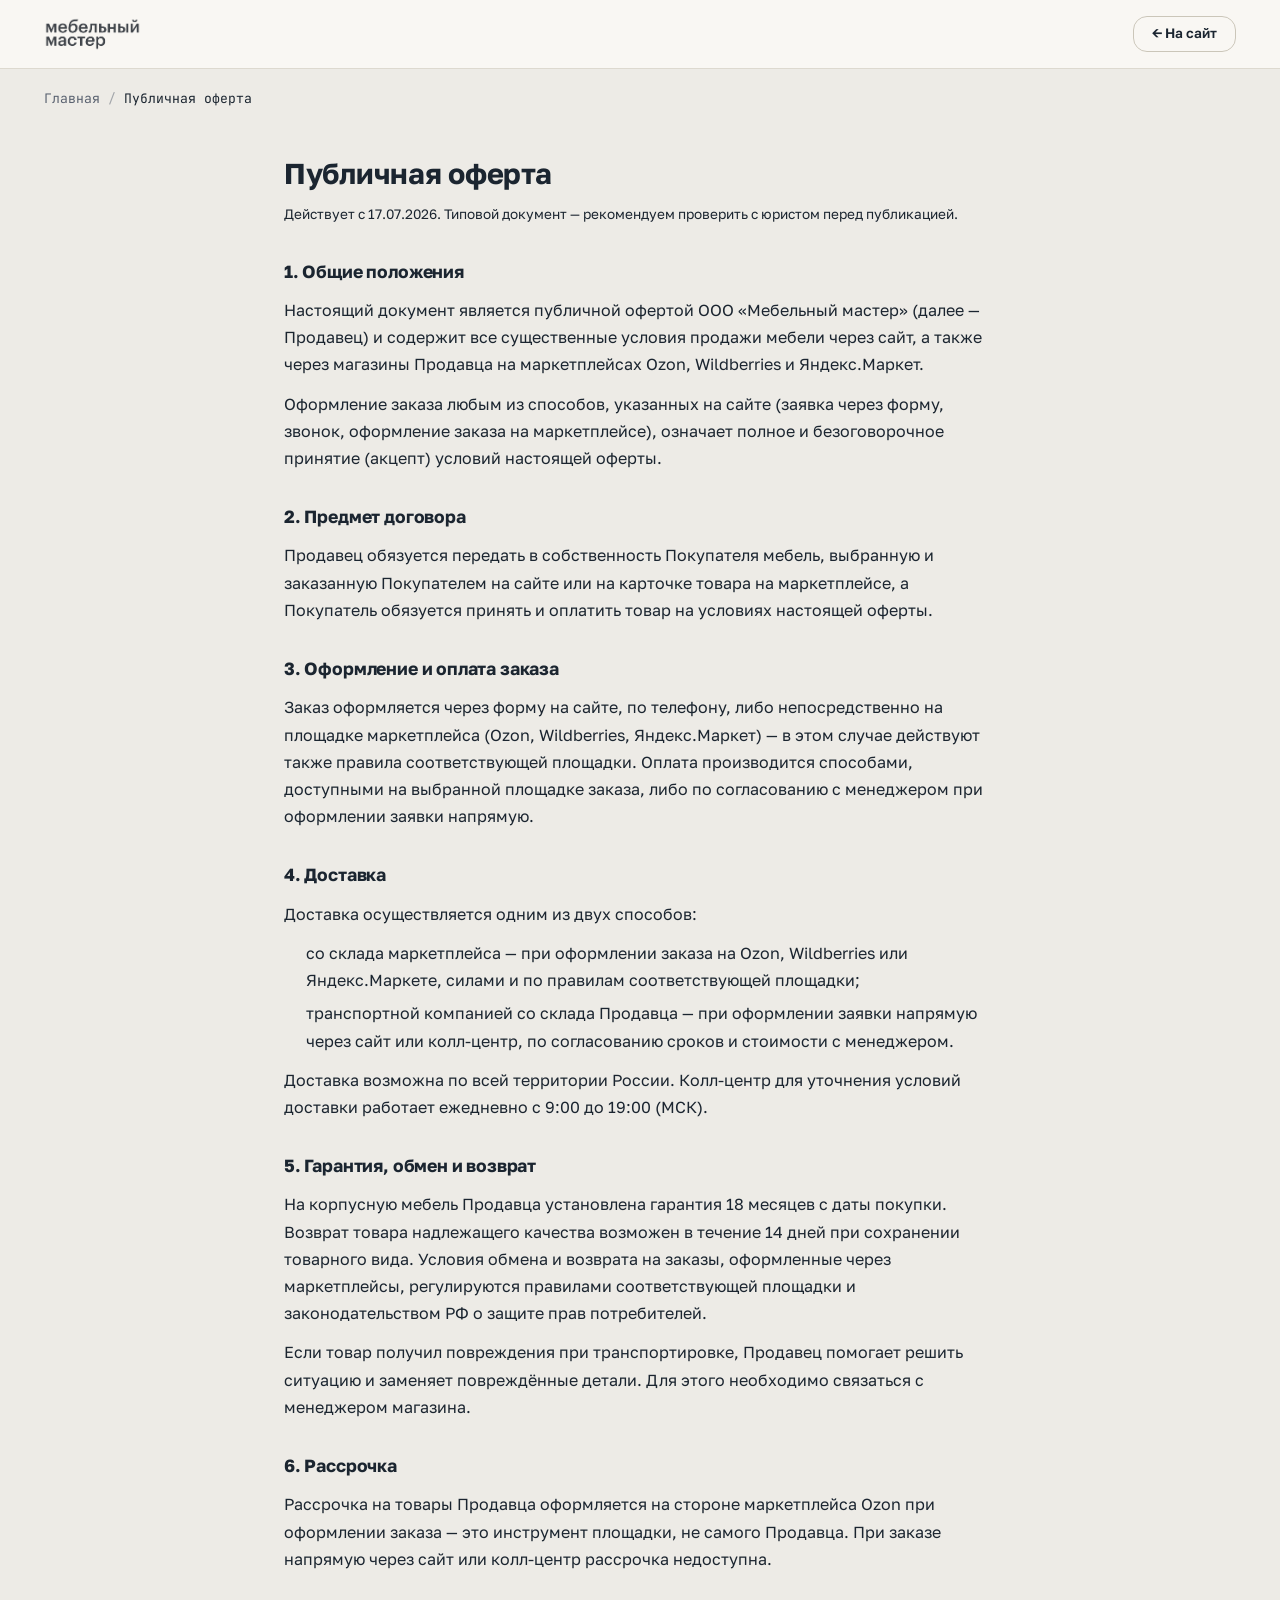
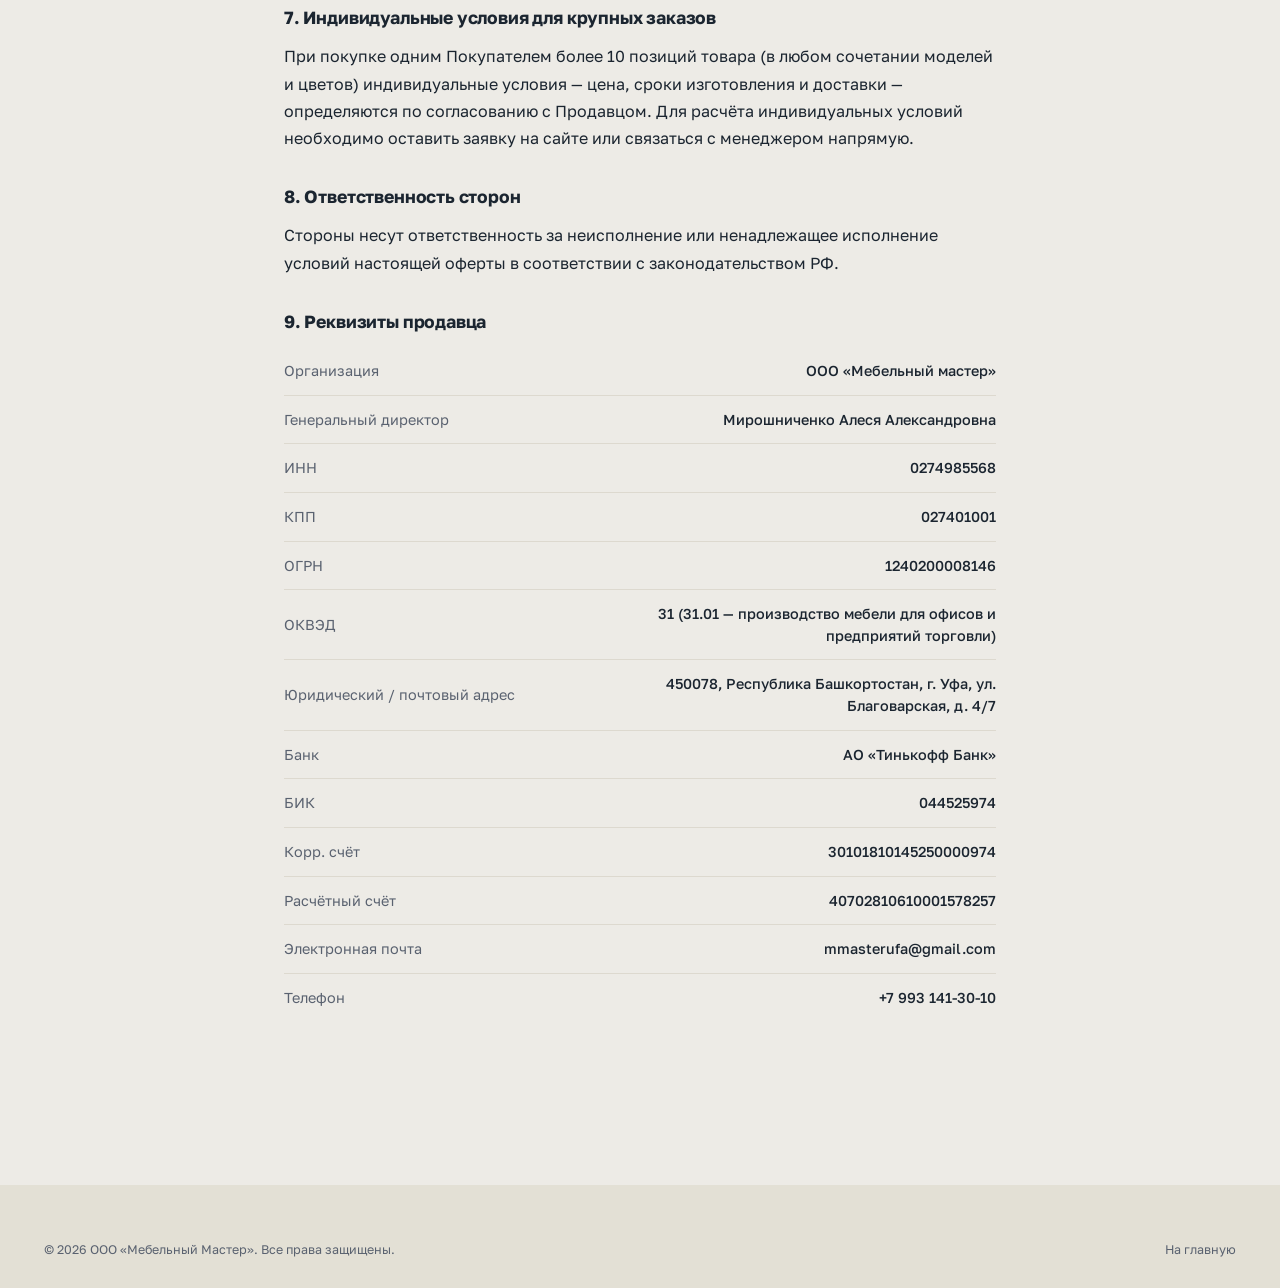
<file: public-offer.html>
<!DOCTYPE html>
<html lang="ru">
<head>
<meta charset="UTF-8">
<meta name="viewport" content="width=device-width, initial-scale=1.0">
<title>Публичная оферта — Мебельный Мастер</title>
<style>
@import url('https://fonts.googleapis.com/css2?family=Golos+Text:wght@400;500;600;700;800&family=JetBrains+Mono:wght@400;500;600&display=swap');

:root{
  --bg:#EDEBE6;
  --ink:#1B2530;
  --ink-soft:#5A6270;
  --accent:#B08D57;
  --accent-dark:#96723F;
  --accent-tint:#EFE6D6;
  --graphite:#1B2530;
  --topbar:#E3E0D5;
  --topbar-ink:#1B2530;
  --white:#F7F6F2;
  --card-bg:#F7F6F2;
  --line:#DDD9CF;
  --line-strong:#CBC6B9;
  --success:#4C6B4A;
  --radius-pill:14px;
  --radius-card:14px;
  --radius-sm:10px;
  --shadow-card:0 1px 2px rgba(27,37,48,.05), 0 8px 24px -12px rgba(27,37,48,.14);
  --shadow-lift:0 4px 8px rgba(27,37,48,.08), 0 20px 40px -16px rgba(27,37,48,.22);
  --container:1240px;
  --font-display:'Golos Text',sans-serif;
  --font-mono:'JetBrains Mono',monospace;
}

*,*::before,*::after{box-sizing:border-box}
html{scroll-behavior:smooth}
body{
  margin:0;
  background:var(--bg);
  color:var(--ink);
  font-family:'Golos Text',-apple-system,sans-serif;
  font-size:16px;
  line-height:1.5;
  -webkit-font-smoothing:antialiased;
}
h1,h2,h3,h4{
  font-family:var(--font-display);
  margin:0;
  letter-spacing:-.01em;
}
.mono, .card-cat, .breadcrumbs, .product-info-eyebrow{
  font-family:var(--font-mono);
}
p{margin:0}
ul{margin:0;padding:0;list-style:none}
a{color:inherit;text-decoration:none}
button{font-family:inherit;cursor:pointer}
img{max-width:100%;display:block}
input,textarea,select{font-family:inherit;font-size:1rem}

:focus-visible{
  outline:2px solid var(--accent);
  outline-offset:2px;
}

.container{
  max-width:var(--container);
  margin:0 auto;
  padding:0 24px;
}

@media(prefers-reduced-motion:reduce){
  *{animation-duration:.01ms !important;animation-iteration-count:1 !important;transition-duration:.01ms !important;scroll-behavior:auto !important}
}

/* ---------- simple rule divider (brand book: restrained, no decoration) ---------- */
.grain-rule{
  height:1px;
  width:100%;
  background:var(--line);
}
.grain-tag{
  position:relative;
}

/* ---------- buttons ---------- */
.btn{
  display:inline-flex;
  align-items:center;
  justify-content:center;
  gap:8px;
  padding:14px 28px;
  border-radius:var(--radius-pill);
  border:1px solid transparent;
  font-family:var(--font-display);
  font-weight:600;
  font-size:.95rem;
  line-height:1;
  white-space:nowrap;
  transition:transform .15s ease, box-shadow .15s ease, background-color .15s ease, color .15s ease, border-color .15s ease;
}
.btn:active{transform:scale(.97)}
.btn-primary{
  background:var(--ink);
  color:var(--white);
}
.btn-primary:hover{background:#2A3644}
.btn-secondary{
  background:transparent;
  color:var(--graphite);
  border-color:var(--line-strong);
}
.btn-secondary:hover{border-color:var(--graphite)}
.btn-sm{padding:10px 18px;font-size:.85rem}
.btn-block{width:100%}
.btn[disabled]{opacity:.5;cursor:not-allowed}
.btn-icon{
  width:40px;height:40px;padding:0;border-radius:50%;
  background:transparent;border:1px solid var(--line-strong);color:var(--graphite);
}
.btn-icon:hover{border-color:var(--graphite)}

/* ---------- promo banner ---------- */
.promo-banner{
  background:var(--accent);
  color:var(--white);
}
.promo-banner-inner{
  display:flex;
  align-items:center;
  gap:28px;
  padding:10px 0;
  font-size:.82rem;
  font-weight:500;
  flex-wrap:wrap;
}
.promo-banner-item{display:inline-flex;align-items:center;gap:7px}
.promo-banner-item svg{width:15px;height:15px;flex-shrink:0}
.promo-banner-cta{
  margin-left:auto;
  font-weight:700;
  text-decoration:underline;
  text-underline-offset:2px;
  white-space:nowrap;
}
@media(max-width:700px){
  .promo-banner-inner{gap:14px}
  .promo-banner-item:nth-child(2),.promo-banner-item:nth-child(3){display:none}
  .promo-banner-cta{margin-left:0}
}

/* ---------- top bar ---------- */
.topbar{
  background:var(--topbar);
  font-size:.82rem;
  color:var(--graphite);
}
.topbar .container{
  display:flex;
  align-items:center;
  gap:24px;
  padding-top:9px;
  padding-bottom:9px;
  flex-wrap:wrap;
}
.topbar-left{display:flex;align-items:center;gap:20px;flex-wrap:wrap}
.topbar-left a{opacity:.85}
.topbar-left a:hover{opacity:1;text-decoration:underline}
.topbar-city{
  display:inline-flex;align-items:center;gap:6px;
  border-bottom:1px dashed var(--line-strong);
  padding-bottom:1px;
}
.topbar-timer{
  display:inline-flex;align-items:center;gap:8px;
  background:var(--accent);
  color:var(--white);
  padding:5px 14px 5px 12px;
  border-radius:var(--radius-pill);
  font-weight:600;
  font-variant-numeric:tabular-nums;
}
.topbar-timer .dot{width:6px;height:6px;border-radius:50%;background:var(--white);opacity:.85}
.topbar-nav{
  margin-left:auto;
  display:flex;
  gap:20px;
}
.topbar-nav a:hover{text-decoration:underline}

/* ---------- header ---------- */
.site-header{
  background:var(--bg);
  border-bottom:1px solid var(--line);
  position:sticky;
  top:0;
  z-index:50;
  backdrop-filter:blur(6px);
  background:rgba(250,248,245,.92);
}
.site-header .container{
  display:flex;
  align-items:center;
  gap:28px;
  padding-top:16px;
  padding-bottom:16px;
}
.logo{
  display:flex;
  align-items:center;
  flex-shrink:0;
}
.logo-img{
  height:34px;
  width:auto;
  display:block;
}
.logo-tagline{
  font-family:var(--font-mono);
  font-weight:400;
  font-size:.6rem;
  letter-spacing:.1em;
  text-transform:uppercase;
  color:var(--ink-soft);
  margin-top:5px;
}
.search-form{
  flex:1;
  max-width:480px;
  position:relative;
}
.search-form input{
  width:100%;
  border:1px solid var(--line-strong);
  background:var(--white);
  border-radius:var(--radius-pill);
  padding:12px 18px 12px 42px;
  color:var(--ink);
}
.search-form input::placeholder{color:var(--ink-soft)}
.search-form svg{
  position:absolute;left:16px;top:50%;transform:translateY(-50%);
  width:17px;height:17px;color:var(--ink-soft);
}
.header-actions{
  display:flex;
  align-items:center;
  gap:10px;
  margin-left:auto;
}
.icon-btn{
  position:relative;
  width:42px;height:42px;
  display:flex;align-items:center;justify-content:center;
  border-radius:50%;
  color:var(--graphite);
}
.icon-btn:hover{background:var(--topbar)}
.icon-btn svg{width:20px;height:20px}
.icon-badge{
  position:absolute;top:0;right:0;
  background:var(--accent);
  color:var(--white);
  font-size:.62rem;
  font-weight:700;
  width:16px;height:16px;
  border-radius:50%;
  display:flex;align-items:center;justify-content:center;
}
.hamburger{display:none;width:42px;height:42px;border:none;background:none;align-items:center;justify-content:center}
.hamburger svg{width:22px;height:22px}

/* ---------- hero ---------- */
.hero{
  padding:88px 0 96px;
  position:relative;
  overflow:hidden;
}
.hero .container{
  display:grid;
  grid-template-columns:1.05fr .95fr;
  gap:56px;
  align-items:center;
}
.hero-eyebrow{
  display:inline-flex;
  align-items:center;
  gap:8px;
  font-size:.82rem;
  font-weight:600;
  color:var(--accent-dark);
  background:var(--accent-tint);
  padding:7px 14px 7px 12px;
  border-radius:var(--radius-pill);
  margin-bottom:22px;
}
.hero h1{
  font-size:clamp(2.1rem,3.6vw,3.4rem);
  font-weight:700;
  line-height:1.06;
  margin-bottom:22px;
}
.hero h1 em{
  font-style:normal;
  color:var(--accent);
}
.hero-sub{
  font-size:1.08rem;
  color:var(--ink-soft);
  max-width:480px;
  margin-bottom:34px;
}
.hero-cta{display:flex;gap:14px;flex-wrap:wrap;margin-bottom:30px}
.hero-meta{
  display:flex;gap:26px;flex-wrap:wrap;
  font-size:.85rem;
  color:var(--ink-soft);
}
.hero-meta strong{color:var(--ink);font-family:var(--font-display)}

.hero-art{
  position:relative;
  display:flex;
  align-items:center;
  justify-content:center;
}
.hero-art-card{
  position:relative;
  background:var(--white);
  border-radius:28px;
  border:1px solid var(--line);
  box-shadow:var(--shadow-lift);
  padding:14px;
  width:100%;
  overflow:hidden;
}
.hero-art-card svg{width:100%;height:auto}
.hero-art-card img{
  width:100%;
  height:520px;
  object-fit:cover;
  border-radius:20px;
  display:block;
}
.hero-price-float{
  position:absolute;
  bottom:-22px;left:-22px;
  background:var(--ink);
  color:var(--white);
  border-radius:var(--radius-card);
  padding:16px 20px;
  box-shadow:var(--shadow-lift);
}
.hero-price-float .label{font-size:.72rem;opacity:.65;margin-bottom:2px}
.hero-price-float .price{font-family:var(--font-display);font-size:1.35rem;font-weight:700}
.hero-price-float .price s{font-size:.85rem;font-weight:400;opacity:.5;margin-left:8px}
.hero-badge-float{
  position:absolute;top:20px;right:-14px;
  background:var(--accent);
  color:var(--white);
  font-family:var(--font-display);
  font-weight:700;
  font-size:.78rem;
  padding:9px 16px;
  border-radius:var(--radius-pill);
  box-shadow:var(--shadow-lift);
}

/* ---------- pitch ---------- */
.pitch{padding:0 0 64px}
.pitch .container{
  display:grid;
  grid-template-columns:repeat(4,1fr);
  gap:0;
  border-top:1px solid var(--line);
  border-bottom:1px solid var(--line);
}
.pitch-item{
  padding:30px 26px;
  border-left:1px solid var(--line);
}
.pitch-item:first-child{border-left:none}
.pitch-item .num{
  font-family:var(--font-display);
  font-size:.72rem;
  font-weight:700;
  color:var(--accent);
  letter-spacing:.08em;
  margin-bottom:10px;
  display:block;
}
.pitch-item h3{font-size:1rem;margin-bottom:8px}
.pitch-item p{font-size:.87rem;color:var(--ink-soft);line-height:1.5}

/* ---------- section heading ---------- */
.section-head{
  display:flex;
  align-items:flex-end;
  justify-content:space-between;
  gap:24px;
  margin-bottom:32px;
  flex-wrap:wrap;
}
.section-head h2{font-size:clamp(1.5rem,2.4vw,2rem);font-weight:700}
.section-head p{color:var(--ink-soft);margin-top:8px;max-width:520px}
.section-eyebrow{
  font-size:.78rem;font-weight:700;color:var(--accent-dark);
  letter-spacing:.09em;text-transform:uppercase;margin-bottom:10px;display:block;
}

/* ---------- catalog / filters ---------- */
.catalog{padding:16px 0 80px}
.filters{
  display:flex;
  gap:10px;
  flex-wrap:wrap;
  padding:18px 0 28px;
  border-bottom:1px solid var(--line);
  margin-bottom:32px;
}
.filter-group{display:flex;align-items:center;gap:8px;flex-wrap:wrap}
.filter-label{font-size:.8rem;color:var(--ink-soft);margin-right:2px}
.chip{
  border:1px solid var(--line-strong);
  background:var(--white);
  padding:9px 16px;
  border-radius:var(--radius-pill);
  font-size:.85rem;
  color:var(--graphite);
  transition:all .15s ease;
}
.chip:hover{border-color:var(--accent)}
.chip.active{
  background:var(--ink);
  border-color:var(--ink);
  color:var(--white);
}
.chip-color{
  width:30px;height:30px;padding:0;border-radius:50%;
  border:2px solid var(--white);
  box-shadow:0 0 0 1px var(--line-strong);
}
.chip-color.active{box-shadow:0 0 0 2px var(--ink)}

.grid{
  display:grid;
  grid-template-columns:repeat(4,1fr);
  gap:24px;
}

/* ---------- product card ---------- */
.card{
  background:var(--white);
  border:1px solid var(--line);
  border-radius:var(--radius-card);
  overflow:hidden;
  display:flex;
  flex-direction:column;
  transition:box-shadow .2s ease, transform .2s ease;
}
.card:hover{box-shadow:var(--shadow-lift);transform:translateY(-3px)}
.card-media{
  position:relative;
  aspect-ratio:4/5;
  background:var(--bg);
  display:flex;align-items:center;justify-content:center;
  overflow:hidden;
}
.card-media svg{width:78%;height:78%}
.card-media img{
  width:100%;height:100%;
  object-fit:cover;
  object-position:center 12%;
  transition:transform .35s ease;
}
.card:hover .card-media img{transform:scale(1.04)}
.card-media-tag{
  position:absolute;
  bottom:10px;left:12px;
  font-size:.68rem;
  color:var(--white);
  background:rgba(26,26,26,.55);
  padding:4px 9px;
  border-radius:var(--radius-pill);
  backdrop-filter:blur(2px);
}
.card-marketplaces{
  display:flex;
  gap:6px;
  margin-top:2px;
}
.mp-link{
  flex:1;
  display:flex;
  align-items:center;
  justify-content:center;
  gap:5px;
  padding:8px 6px;
  border-radius:var(--radius-sm);
  border:1px solid var(--line-strong);
  font-size:.72rem;
  font-weight:600;
  font-family:var(--font-display);
  color:var(--graphite);
  transition:border-color .15s ease, color .15s ease;
}
.mp-link:hover{border-color:var(--accent);color:var(--accent-dark)}
.mp-link svg{width:13px;height:13px;flex-shrink:0}
.mp-dot{width:8px;height:8px;border-radius:50%;flex-shrink:0}
.card-badges{
  position:absolute;top:12px;left:12px;
  display:flex;flex-direction:column;gap:6px;
  align-items:flex-start;
}
.badge{
  font-family:var(--font-display);
  font-size:.68rem;
  font-weight:700;
  padding:5px 10px;
  border-radius:var(--radius-pill);
  color:var(--white);
}
.badge-hit{background:var(--ink)}
.badge-price{background:var(--accent)}
.badge-stock{
  background:var(--white);
  color:var(--success);
  border:1px solid var(--line-strong);
}
.card-fav{
  position:absolute;top:12px;right:12px;
  width:34px;height:34px;
  background:var(--white);
  border:1px solid var(--line);
  border-radius:50%;
  display:flex;align-items:center;justify-content:center;
  color:var(--graphite);
}
.card-fav svg{width:16px;height:16px}
.card-fav:hover{color:var(--accent);border-color:var(--accent)}
.card-body{
  padding:18px 18px 20px;
  display:flex;
  flex-direction:column;
  gap:10px;
  flex:1;
}
.card-cat{font-size:.72rem;color:var(--ink-soft);text-transform:uppercase;letter-spacing:.06em}
.card-title{
  font-family:var(--font-display);
  font-weight:600;
  font-size:.98rem;
  line-height:1.3;
}
.card-title a{transition:color .15s ease}
.card-title a:hover{color:var(--accent)}
.card-rating{
  display:flex;align-items:center;gap:6px;
  font-size:.8rem;color:var(--ink-soft);
}
.card-rating .stars{color:var(--accent);letter-spacing:1px}
.card-price-row{
  display:flex;align-items:baseline;gap:9px;
  margin-top:auto;
}
.card-price{
  font-family:var(--font-display);
  font-weight:700;
  font-size:1.18rem;
}
.card-price-old{
  font-size:.85rem;
  color:var(--ink-soft);
  text-decoration:line-through;
}
.card-actions{display:flex;gap:8px;margin-top:4px}

/* ---------- trust ---------- */
.trust{
  background:var(--ink);
  color:var(--white);
  padding:64px 0;
  position:relative;
  overflow:hidden;
}
.trust .container{position:relative}
.trust-stats{
  display:grid;
  grid-template-columns:repeat(4,1fr);
  gap:24px;
  margin-bottom:48px;
}
.trust-stat .value{
  font-family:var(--font-display);
  font-size:clamp(1.9rem,3vw,2.6rem);
  font-weight:700;
  color:var(--accent);
}
.trust-stat .label{font-size:.85rem;opacity:.7;margin-top:6px}
.trust-badges{
  display:flex;
  flex-wrap:wrap;
  gap:14px;
  border-top:1px solid rgba(255,255,255,.14);
  padding-top:32px;
}
.trust-badge{
  display:flex;align-items:center;gap:10px;
  background:rgba(255,255,255,.06);
  border:1px solid rgba(255,255,255,.14);
  padding:10px 16px;
  border-radius:var(--radius-pill);
  font-size:.85rem;
}
.trust-badge svg{width:17px;height:17px;color:var(--accent);flex-shrink:0}
.trust-note{
  margin-top:24px;
  font-size:.85rem;
  color:rgba(247,246,242,.7);
  max-width:720px;
  line-height:1.6;
}

/* ---------- lead form ---------- */
.lead{padding:80px 0}
.lead .container{
  background:var(--white);
  border:1px solid var(--line);
  border-radius:28px;
  padding:56px;
  display:grid;
  grid-template-columns:1fr 1fr;
  gap:48px;
  align-items:center;
}
.lead-copy h2{font-size:clamp(1.5rem,2.6vw,2.1rem);margin-bottom:14px}
.lead-copy p{color:var(--ink-soft);margin-bottom:22px}
.lead-copy ul{display:flex;flex-direction:column;gap:10px}
.lead-copy li{
  display:flex;align-items:center;gap:10px;
  font-size:.9rem;color:var(--graphite);
}
.lead-copy li svg{width:16px;height:16px;color:var(--success);flex-shrink:0}
.form-row{margin-bottom:14px}
.form-row label{
  display:block;font-size:.8rem;color:var(--ink-soft);margin-bottom:6px;
}
.form-row input,.form-row textarea{
  width:100%;
  border:1px solid var(--line-strong);
  border-radius:var(--radius-sm);
  padding:13px 15px;
  background:var(--bg);
  color:var(--ink);
  resize:vertical;
}
.form-row input:focus,.form-row textarea:focus{
  outline:none;
  border-color:var(--accent);
  background:var(--white);
}
.form-check{
  display:flex;align-items:flex-start;gap:10px;
  font-size:.78rem;color:var(--ink-soft);
  margin:16px 0 20px;
}
.form-check input{margin-top:3px;accent-color:var(--accent)}
.form-msg{
  display:none;
  align-items:center;gap:10px;
  background:#EEF3ED;
  color:var(--success);
  border-radius:var(--radius-sm);
  padding:14px 16px;
  font-size:.88rem;
  margin-top:14px;
}
.form-msg svg{width:18px;height:18px;flex-shrink:0}
.form-msg.show{display:flex}
.form-msg-error{
  background:#F5E8E4;
  color:#A3402A;
}

/* ---------- footer ---------- */
.site-footer{
  background:var(--topbar);
  padding:56px 0 28px;
}
.footer-grid{
  display:grid;
  grid-template-columns:1.3fr repeat(4,1fr);
  gap:28px;
  padding-bottom:36px;
}
.footer-brand .logo{margin-bottom:14px}
.footer-brand p{font-size:.85rem;color:var(--ink-soft);max-width:280px;line-height:1.6}
.footer-col h4{font-size:.85rem;margin-bottom:16px}
.footer-col ul{display:flex;flex-direction:column;gap:10px}
.footer-col a{font-size:.85rem;color:var(--ink-soft)}
.footer-col a:hover{color:var(--accent)}
.footer-note{font-size:.8rem;color:var(--ink-soft);margin-top:2px}
.footer-social{display:flex;gap:10px;margin-top:16px}
.footer-bottom{
  border-top:1px solid var(--line-strong);
  padding-top:22px;
  display:flex;
  justify-content:space-between;
  flex-wrap:wrap;
  gap:10px;
  font-size:.78rem;
  color:var(--ink-soft);
}
.footer-bottom a:hover{color:var(--accent)}

/* ---------- breadcrumbs ---------- */
.breadcrumbs{
  padding:20px 0;
  font-size:.82rem;
  color:var(--ink-soft);
  display:flex;gap:8px;flex-wrap:wrap;
}
.breadcrumbs a:hover{color:var(--accent)}
.breadcrumbs .sep{opacity:.5}
.breadcrumbs .current{color:var(--ink)}

/* ---------- product page ---------- */
.product-main{padding:8px 0 72px}
.product-grid{
  display:grid;
  grid-template-columns:1fr 1fr;
  gap:56px;
  margin-bottom:64px;
}
.gallery-main{
  background:var(--bg);
  border:1px solid var(--line);
  border-radius:var(--radius-card);
  aspect-ratio:1/1;
  display:flex;align-items:center;justify-content:center;
  overflow:hidden;
  margin-bottom:14px;
  position:relative;
}
.gallery-main svg{width:80%;height:80%}
.gallery-main img{width:100%;height:100%;object-fit:cover}
.gallery-thumbs{display:flex;gap:10px;flex-wrap:wrap}
.gallery-thumbs button{
  width:76px;height:76px;
  border-radius:var(--radius-sm);
  border:1.5px solid var(--line-strong);
  background:var(--bg);
  padding:0;
  overflow:hidden;
  display:flex;align-items:center;justify-content:center;
}
.gallery-thumbs button.active{border-color:var(--accent)}
.gallery-thumbs svg{width:100%;height:100%}
.gallery-thumbs img{width:100%;height:100%;object-fit:cover}

.product-info-eyebrow{
  font-size:.78rem;color:var(--ink-soft);margin-bottom:10px;
}
.product-title{font-size:clamp(1.5rem,2.6vw,2.1rem);font-weight:700;margin-bottom:12px}
.product-meta-row{
  display:flex;align-items:center;gap:16px;flex-wrap:wrap;
  font-size:.85rem;color:var(--ink-soft);
  margin-bottom:22px;
}
.product-meta-row .stars{color:var(--accent);letter-spacing:1px}
.product-price-block{
  display:flex;align-items:baseline;gap:12px;
  margin-bottom:6px;
}
.product-price{font-family:var(--font-display);font-weight:700;font-size:2rem}
.product-price-old{font-size:1.1rem;color:var(--ink-soft);text-decoration:line-through}
.product-discount{
  font-family:var(--font-display);font-weight:700;font-size:.8rem;
  background:var(--accent-tint);color:var(--accent-dark);
  padding:5px 10px;border-radius:var(--radius-pill);
}
.product-installment{font-size:.85rem;color:var(--ink-soft);margin-bottom:26px}
.product-installment b{color:var(--ink)}

.option-block{margin-bottom:22px}
.option-block > .option-label{
  font-size:.85rem;font-weight:600;margin-bottom:10px;display:block;
  font-family:var(--font-display);
}
.option-swatches{display:flex;gap:10px;flex-wrap:wrap}
.swatch{
  padding:9px 16px;
  border-radius:var(--radius-pill);
  border:1.5px solid var(--line-strong);
  font-size:.85rem;
}
.swatch.active{border-color:var(--ink);background:var(--ink);color:var(--white)}
.stock-note{
  display:flex;align-items:center;gap:8px;
  font-size:.85rem;color:var(--success);margin-bottom:20px;
}
.stock-note svg{width:15px;height:15px}
.product-cta-row{display:flex;gap:14px;margin-bottom:18px}
.product-cta-row .btn{flex:1}

.spec-table{
  width:100%;
  border-collapse:collapse;
  margin-top:8px;
}
.spec-table tr{border-bottom:1px solid var(--line)}
.spec-table tr:last-child{border-bottom:none}
.spec-table td{padding:13px 0;font-size:.9rem}
.spec-table td:first-child{color:var(--ink-soft);width:44%}
.spec-table td:last-child{font-weight:500;text-align:right}

.desc-block{max-width:760px;margin-bottom:64px}
.desc-block p{color:var(--graphite);margin-bottom:14px;line-height:1.7}
.desc-block p:last-child{margin-bottom:0}

.carousel-track{
  display:grid;
  grid-auto-flow:column;
  grid-auto-columns:260px;
  gap:20px;
  overflow-x:auto;
  padding-bottom:8px;
  scroll-snap-type:x mandatory;
}
.carousel-track .card{scroll-snap-align:start}
.carousel-track::-webkit-scrollbar{height:6px}
.carousel-track::-webkit-scrollbar-thumb{background:var(--line-strong);border-radius:99px}

.qa-block{
  background:var(--white);
  border:1px solid var(--line);
  border-radius:var(--radius-card);
  padding:40px;
  margin-top:64px;
  max-width:640px;
}
.qa-block h3{font-size:1.2rem;margin-bottom:6px}
.qa-block > p{color:var(--ink-soft);font-size:.9rem;margin-bottom:22px}

/* ---------- category nav ---------- */
.category-nav{
  display:flex;
  gap:8px;
  flex-wrap:wrap;
  padding:6px 0 28px;
}
.category-tab{
  padding:10px 18px;
  border-radius:var(--radius-pill);
  border:1px solid var(--line-strong);
  background:var(--card-bg);
  font-size:.87rem;
  font-weight:500;
  color:var(--ink-soft);
  transition:all .15s ease;
}
.category-tab:hover{border-color:var(--accent)}
.category-tab.active{
  background:var(--ink);
  border-color:var(--ink);
  color:var(--white);
}
.category-subnav{
  padding:0 0 20px;
  margin-top:-14px;
}
.category-tab.sub{
  font-size:.8rem;
  padding:7px 14px;
  background:transparent;
  border-color:var(--line);
}
.category-tab.sub.active{
  background:var(--accent-tint);
  border-color:var(--accent);
  color:var(--accent-dark);
}

/* ---------- placeholder product icon (no photo yet) ---------- */
.icon-placeholder{
  width:100%;height:100%;
  display:flex;align-items:center;justify-content:center;
  background:var(--card-bg);
  position:relative;
}
.icon-placeholder svg{width:56%;height:56%;color:var(--ink-soft);opacity:.55}
.icon-placeholder-note{
  position:absolute;bottom:8px;right:10px;
  font-family:var(--font-mono);
  font-size:.6rem;
  color:var(--ink-soft);
  opacity:.6;
}

/* ---------- admin tool ---------- */
.admin-wrap{max-width:900px;margin:0 auto;padding:40px 24px 100px}
.admin-section{
  background:var(--card-bg);
  border:1px solid var(--line);
  border-radius:var(--radius-card);
  padding:28px;
  margin-bottom:24px;
}
.admin-section h2{font-size:1.1rem;margin-bottom:4px}
.admin-section .hint{font-size:.85rem;color:var(--ink-soft);margin-bottom:20px}
.admin-grid{display:grid;grid-template-columns:1fr 1fr;gap:14px}
.admin-grid .full{grid-column:1/-1}
.admin-field label{display:block;font-size:.8rem;color:var(--ink-soft);margin-bottom:6px}
.admin-field input,.admin-field select,.admin-field textarea{
  width:100%;border:1px solid var(--line-strong);border-radius:var(--radius-sm);
  padding:11px 13px;background:var(--bg);color:var(--ink);font-family:inherit;
}
.variant-row{
  border:1px dashed var(--line-strong);
  border-radius:var(--radius-sm);
  padding:16px;margin-bottom:12px;position:relative;
}
.variant-row .remove-variant{
  position:absolute;top:10px;right:10px;
  background:none;border:none;color:var(--ink-soft);font-size:.8rem;
  cursor:pointer;
}
.variant-row .remove-variant:hover{color:#A3402A}
.admin-product-list{display:flex;flex-direction:column;gap:8px;max-height:340px;overflow-y:auto}
.admin-product-item{
  display:flex;justify-content:space-between;align-items:center;
  padding:10px 14px;border:1px solid var(--line);border-radius:var(--radius-sm);
  font-size:.85rem;background:var(--bg);
}
.admin-product-item .meta{color:var(--ink-soft);font-family:var(--font-mono);font-size:.75rem}
.admin-log{
  font-family:var(--font-mono);font-size:.78rem;color:var(--success);
  margin-top:10px;min-height:1.2em;
}

/* ---------- legal document pages ---------- */
.legal-doc{
  max-width:760px;
  padding:24px 24px 100px;
}
.legal-doc h1{font-size:1.8rem;margin-bottom:8px}
.legal-updated{font-size:.85rem;color:var(--ink-soft);margin-bottom:36px}
.legal-doc h2{font-size:1.1rem;margin:32px 0 12px}
.legal-doc p{color:var(--graphite);line-height:1.7;margin-bottom:12px}
.legal-list{margin:0 0 12px;padding-left:22px;color:var(--graphite);line-height:1.7}
.legal-list li{margin-bottom:6px}
.legal-doc .spec-table{margin-top:12px}

@media(max-width:960px){
  .topbar-nav{display:none}
  .topbar-left{gap:14px}
  .search-form{order:3;max-width:none;width:100%}
  .site-header .container{flex-wrap:wrap}
  .hamburger{display:flex}
  .pitch .container{grid-template-columns:repeat(2,1fr)}
  .pitch-item:nth-child(3){border-left:none}
  .pitch-item{border-bottom:1px solid var(--line)}
  .hero .container{grid-template-columns:1fr}
  .hero-art{order:-1}
  .grid{grid-template-columns:repeat(2,1fr)}
  .trust-stats{grid-template-columns:repeat(2,1fr)}
  .lead .container{grid-template-columns:1fr;padding:32px}
  .footer-grid{grid-template-columns:repeat(2,1fr)}
  .product-grid{grid-template-columns:1fr;gap:32px}
}
@media(max-width:560px){
  .container{padding:0 16px}
  .grid{grid-template-columns:repeat(2,1fr);gap:14px}
  .card-body{padding:13px}
  .pitch .container{grid-template-columns:1fr}
  .pitch-item{border-left:none}
  .footer-grid{grid-template-columns:1fr}
  .qa-block{padding:24px}
  .lead .container{padding:22px}
}

</style>
</head>
<body>

<header class="site-header">
  <div class="container">
    <a href="index.html" class="logo"><img src="[data-uri]" alt="Мебельный мастер" class="logo-img"></a>
    <div class="header-actions" style="margin-left:auto;">
      <a href="index.html" class="btn btn-secondary btn-sm">← На сайт</a>
    </div>
  </div>
</header>

<div class="container">
  <nav class="breadcrumbs" aria-label="Хлебные крошки">
    <a href="index.html">Главная</a><span class="sep">/</span>
    <span class="current">Публичная оферта</span>
  </nav>
</div>

<main class="container legal-doc">
  <h1>Публичная оферта</h1>
  <p class="legal-updated">Действует с 17.07.2026. Типовой документ — рекомендуем проверить с юристом перед публикацией.</p>

  <h2>1. Общие положения</h2>
  <p>Настоящий документ является публичной офертой ООО «Мебельный мастер» (далее — Продавец) и содержит все существенные условия продажи мебели через сайт, а также через магазины Продавца на маркетплейсах Ozon, Wildberries и Яндекс.Маркет.</p>
  <p>Оформление заказа любым из способов, указанных на сайте (заявка через форму, звонок, оформление заказа на маркетплейсе), означает полное и безоговорочное принятие (акцепт) условий настоящей оферты.</p>

  <h2>2. Предмет договора</h2>
  <p>Продавец обязуется передать в собственность Покупателя мебель, выбранную и заказанную Покупателем на сайте или на карточке товара на маркетплейсе, а Покупатель обязуется принять и оплатить товар на условиях настоящей оферты.</p>

  <h2>3. Оформление и оплата заказа</h2>
  <p>Заказ оформляется через форму на сайте, по телефону, либо непосредственно на площадке маркетплейса (Ozon, Wildberries, Яндекс.Маркет) — в этом случае действуют также правила соответствующей площадки. Оплата производится способами, доступными на выбранной площадке заказа, либо по согласованию с менеджером при оформлении заявки напрямую.</p>

  <h2 id="delivery">4. Доставка</h2>
  <p>Доставка осуществляется одним из двух способов:</p>
  <ul class="legal-list">
    <li>со склада маркетплейса — при оформлении заказа на Ozon, Wildberries или Яндекс.Маркете, силами и по правилам соответствующей площадки;</li>
    <li>транспортной компанией со склада Продавца — при оформлении заявки напрямую через сайт или колл-центр, по согласованию сроков и стоимости с менеджером.</li>
  </ul>
  <p>Доставка возможна по всей территории России. Колл-центр для уточнения условий доставки работает ежедневно с 9:00 до 19:00 (МСК).</p>

  <h2 id="warranty">5. Гарантия, обмен и возврат</h2>
  <p>На корпусную мебель Продавца установлена гарантия 18 месяцев с даты покупки. Возврат товара надлежащего качества возможен в течение 14 дней при сохранении товарного вида. Условия обмена и возврата на заказы, оформленные через маркетплейсы, регулируются правилами соответствующей площадки и законодательством РФ о защите прав потребителей.</p>
  <p>Если товар получил повреждения при транспортировке, Продавец помогает решить ситуацию и заменяет повреждённые детали. Для этого необходимо связаться с менеджером магазина.</p>

  <h2 id="installment">6. Рассрочка</h2>
  <p>Рассрочка на товары Продавца оформляется на стороне маркетплейса <a href="https://www.ozon.ru/seller/mebelnyy-master-1879049/" target="_blank" rel="noopener">Ozon</a> при оформлении заказа — это инструмент площадки, не самого Продавца. При заказе напрямую через сайт или колл-центр рассрочка недоступна.</p>

  <h2>7. Индивидуальные условия для крупных заказов</h2>
  <p>При покупке одним Покупателем более 10 позиций товара (в любом сочетании моделей и цветов) индивидуальные условия — цена, сроки изготовления и доставки — определяются по согласованию с Продавцом. Для расчёта индивидуальных условий необходимо оставить заявку на сайте или связаться с менеджером напрямую.</p>

  <h2>8. Ответственность сторон</h2>
  <p>Стороны несут ответственность за неисполнение или ненадлежащее исполнение условий настоящей оферты в соответствии с законодательством РФ.</p>

  <h2>9. Реквизиты продавца</h2>
  <table class="spec-table">
    <tr><td>Организация</td><td>ООО «Мебельный мастер»</td></tr>
    <tr><td>Генеральный директор</td><td>Мирошниченко Алеся Александровна</td></tr>
    <tr><td>ИНН</td><td>0274985568</td></tr>
    <tr><td>КПП</td><td>027401001</td></tr>
    <tr><td>ОГРН</td><td>1240200008146</td></tr>
    <tr><td>ОКВЭД</td><td>31 (31.01 — производство мебели для офисов и предприятий торговли)</td></tr>
    <tr><td>Юридический / почтовый адрес</td><td>450078, Республика Башкортостан, г. Уфа, ул. Благоварская, д. 4/7</td></tr>
    <tr><td>Банк</td><td>АО «Тинькофф Банк»</td></tr>
    <tr><td>БИК</td><td>044525974</td></tr>
    <tr><td>Корр. счёт</td><td>30101810145250000974</td></tr>
    <tr><td>Расчётный счёт</td><td>40702810610001578257</td></tr>
    <tr><td>Электронная почта</td><td><a href="mailto:mmasterufa@gmail.com">mmasterufa@gmail.com</a></td></tr>
    <tr><td>Телефон</td><td><a href="tel:+79931413010">+7 993 141‑30‑10</a></td></tr>
  </table>
</main>

<footer class="site-footer" style="margin-top:64px;">
  <div class="container">
    <div class="footer-bottom" style="border-top:none;padding-top:0;">
      <span>© 2026 ООО «Мебельный Мастер». Все права защищены.</span>
      <a href="index.html">На главную</a>
    </div>
  </div>
</footer>

</body>
</html>
</file>
